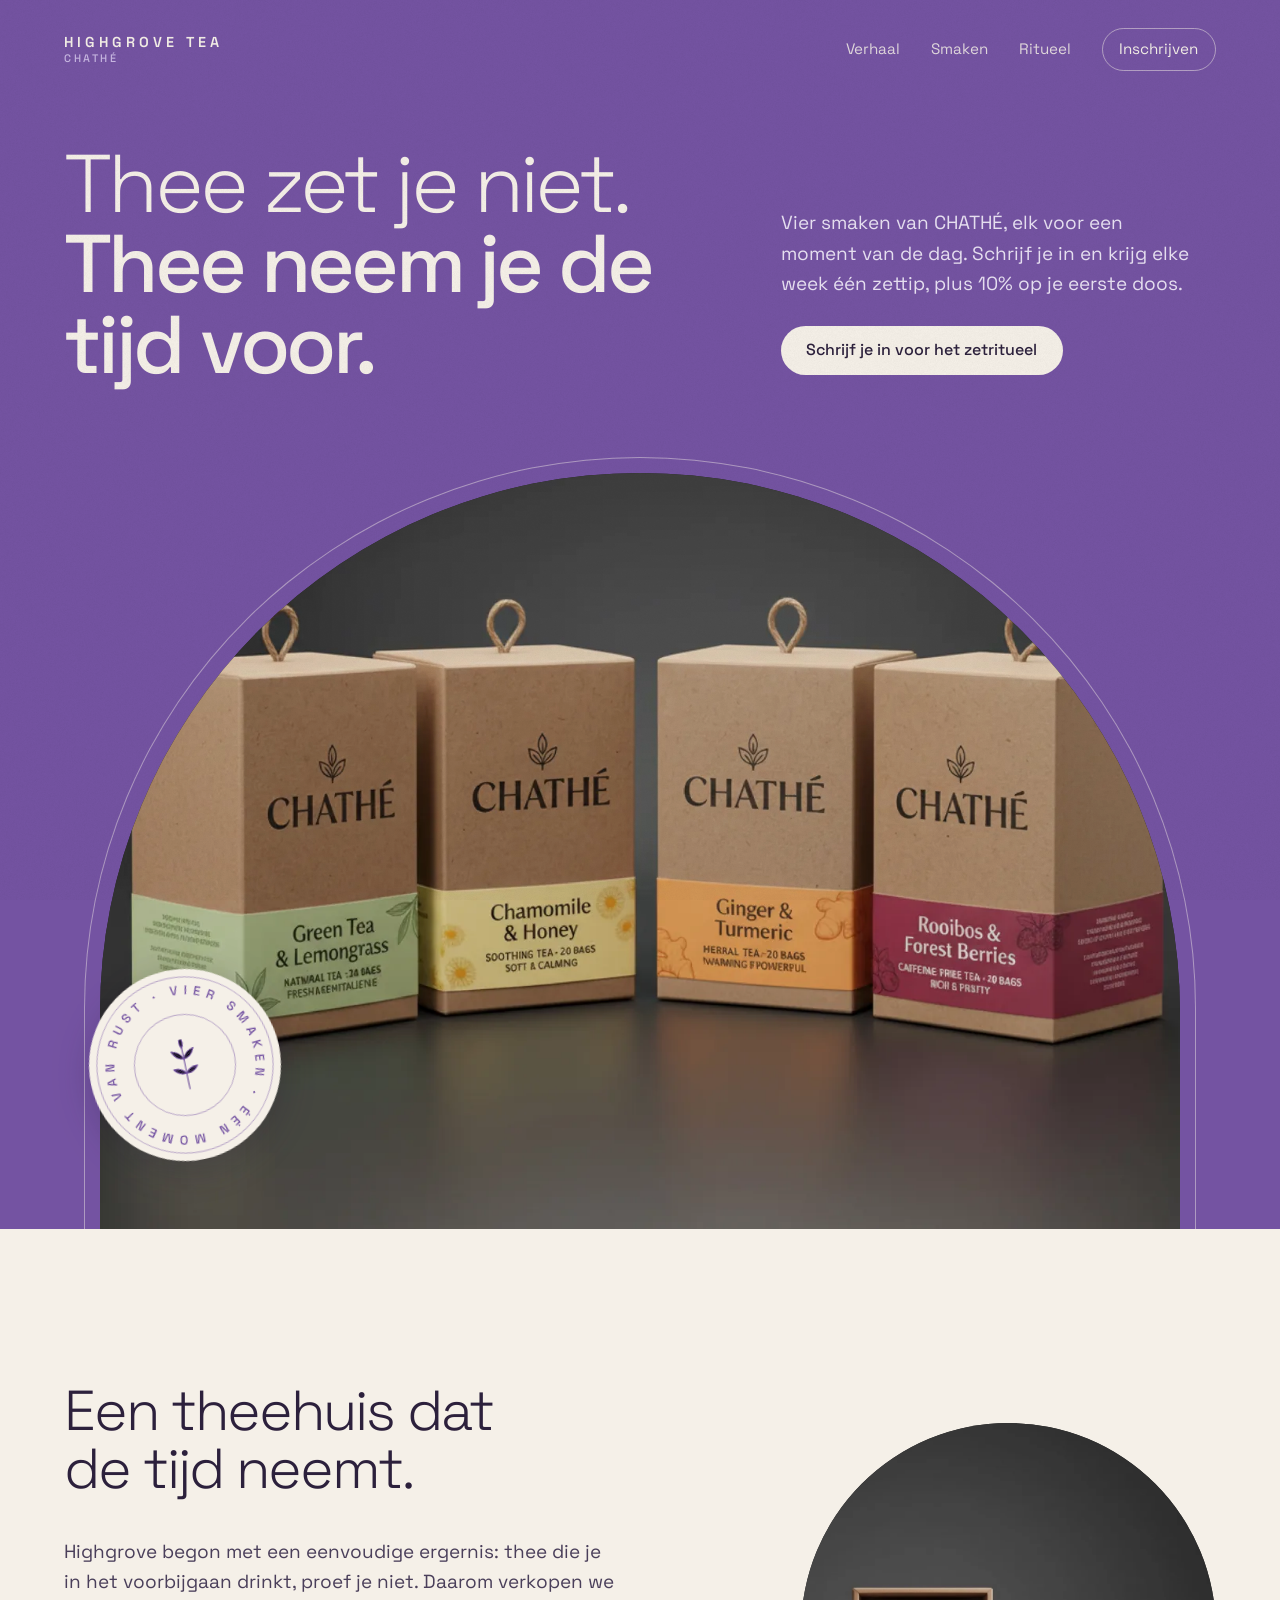
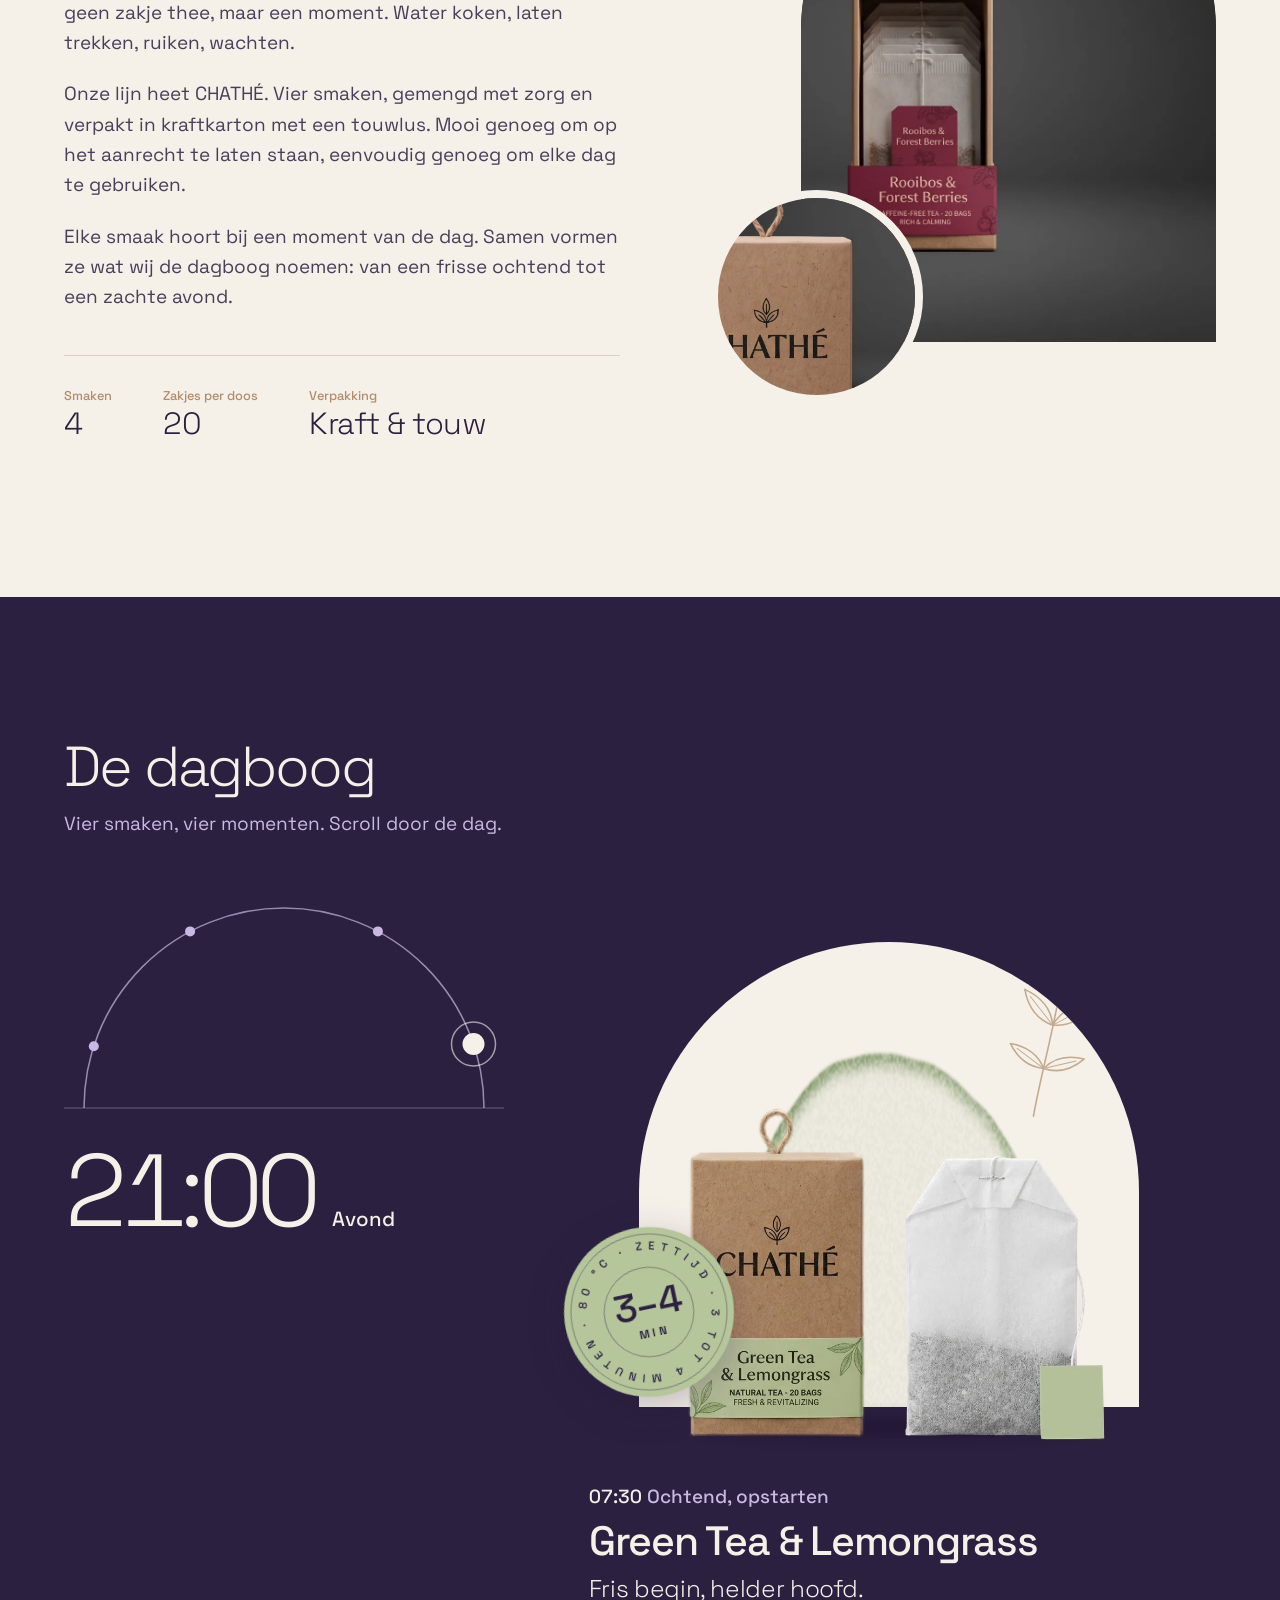
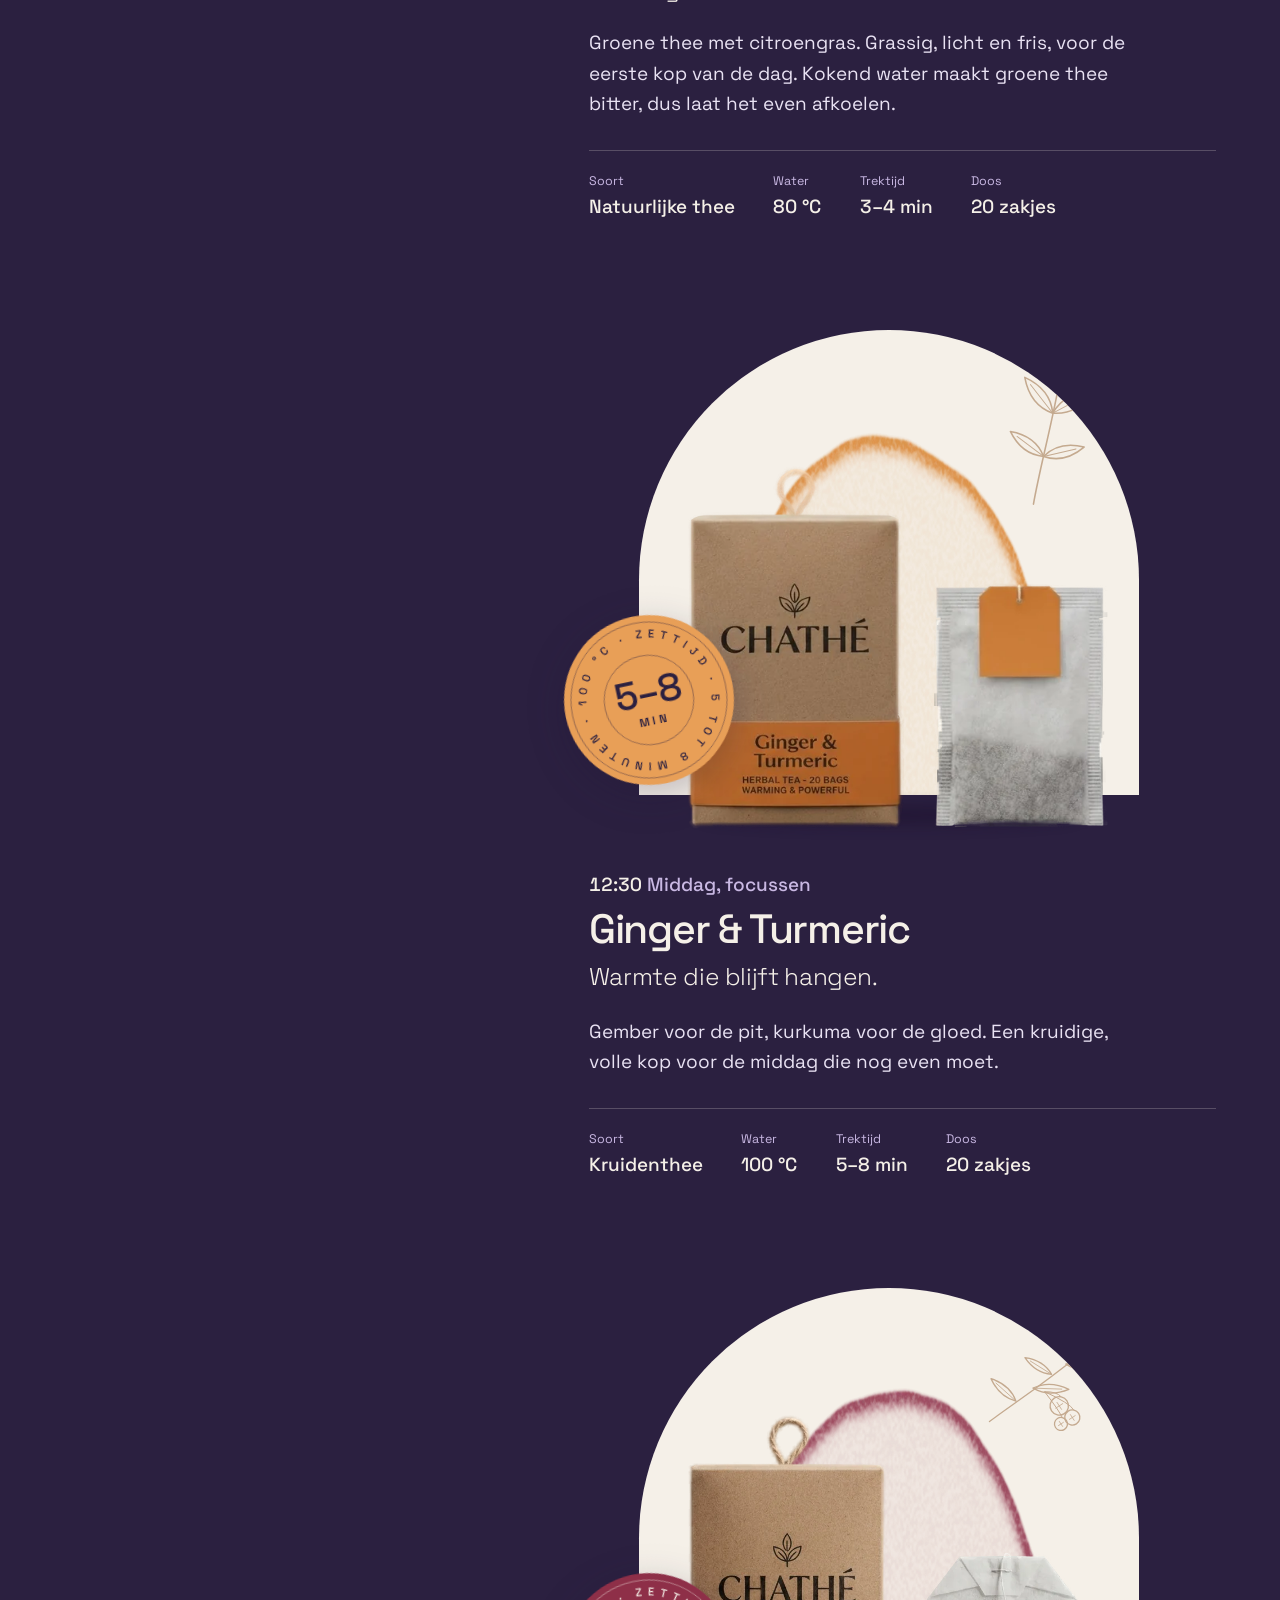
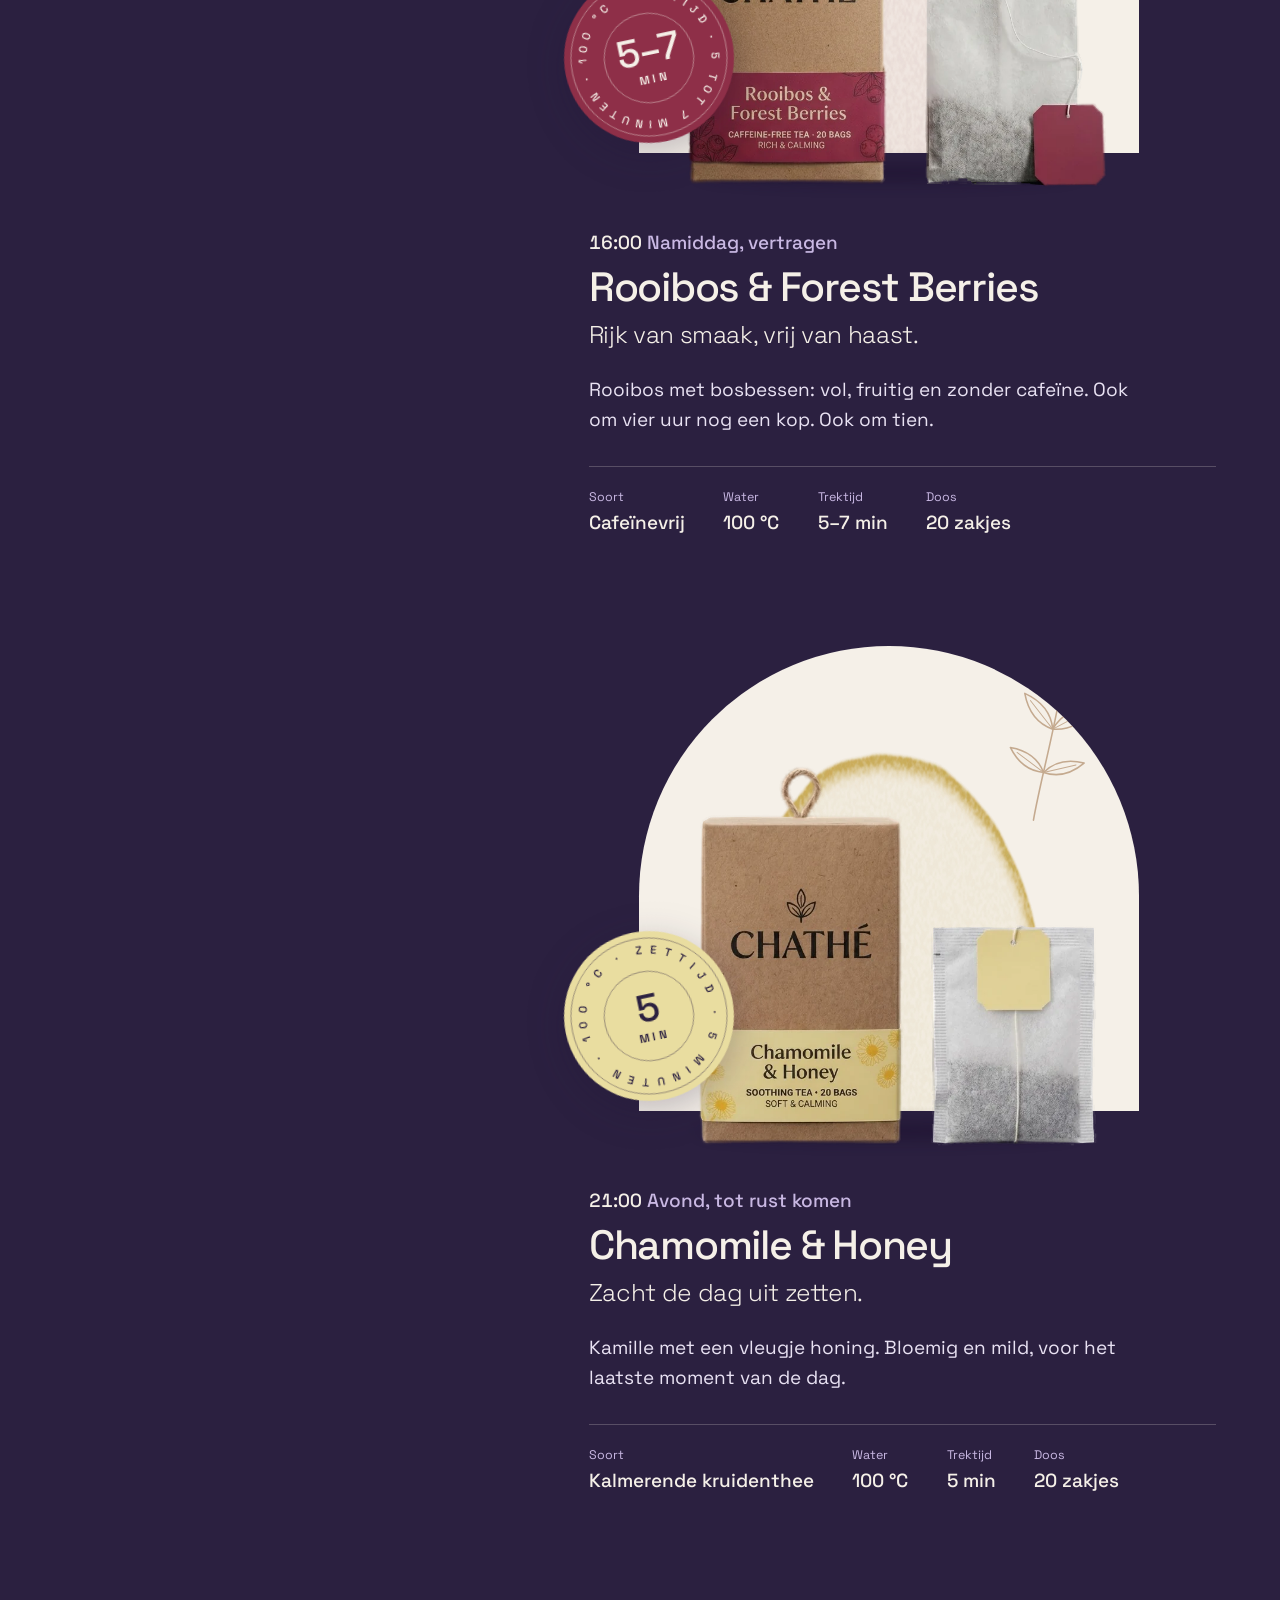
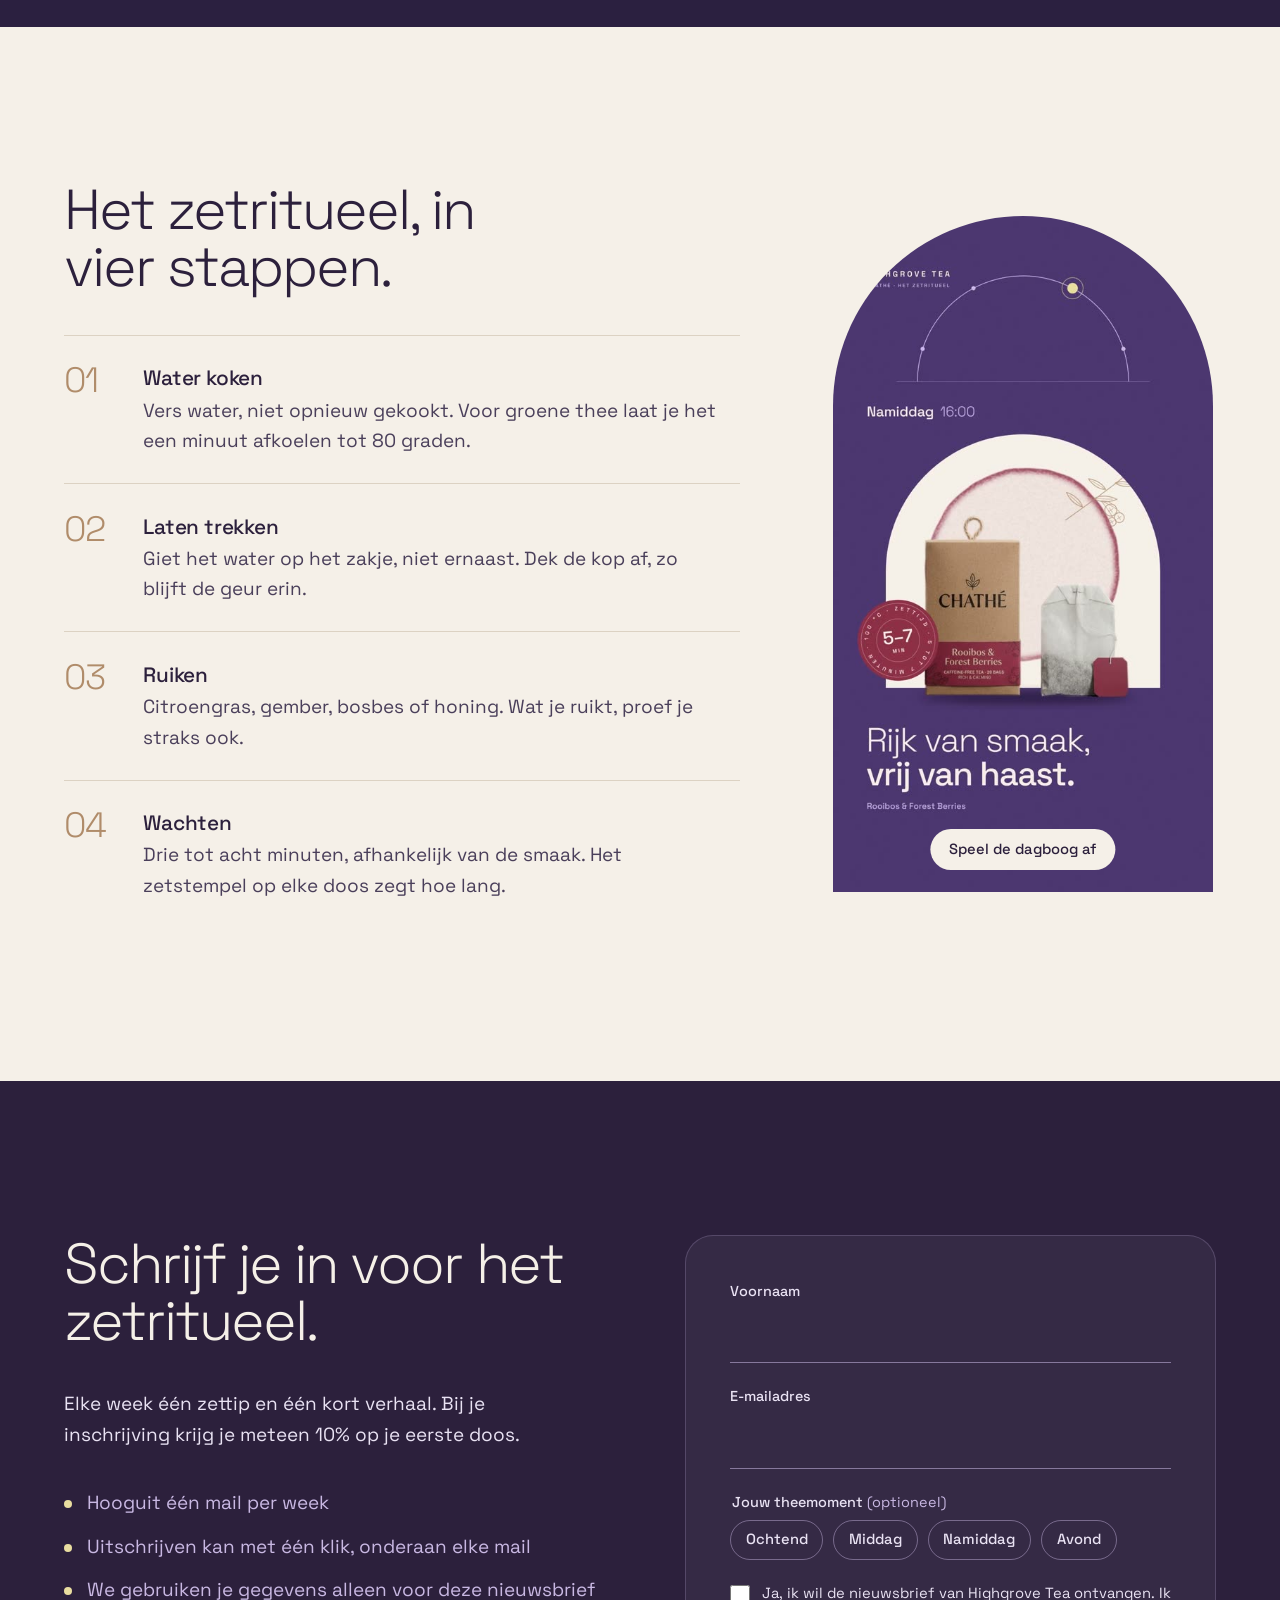
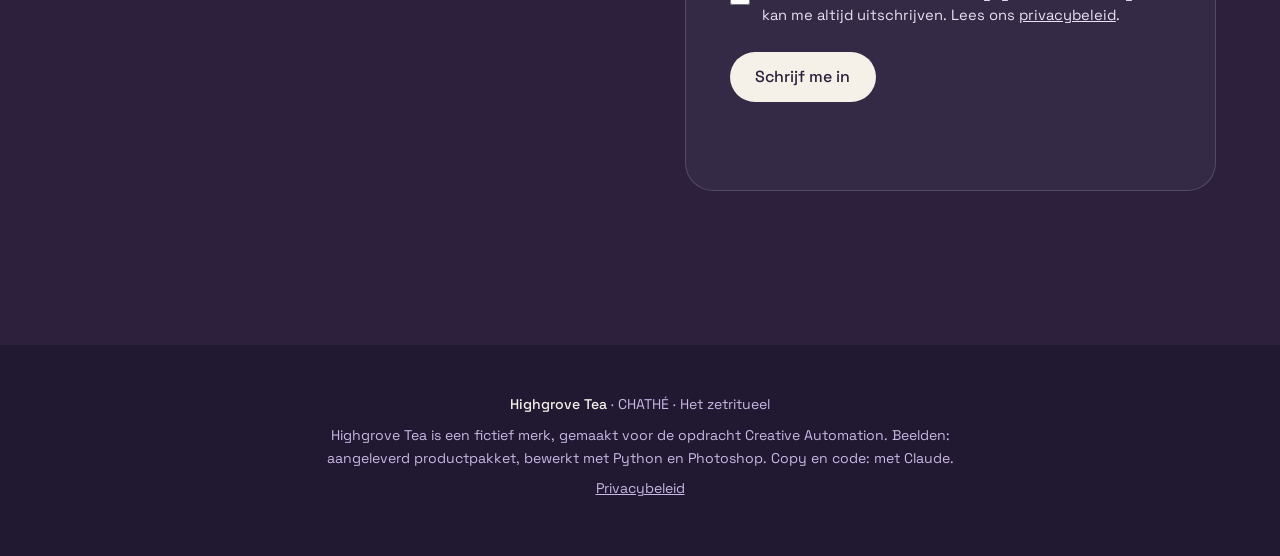
<file: index.html>
<!doctype html>
<html lang="nl">
<head>
<meta charset="utf-8">
<meta name="viewport" content="width=device-width, initial-scale=1">
<title>Het zetritueel — CHATHÉ by Highgrove Tea</title>
<meta name="description" content="Vier smaken, vier momenten van de dag. Schrijf je in voor het zetritueel van Highgrove Tea: elke week één zettip en een welkomstvoordeel.">
<meta property="og:title" content="Het zetritueel — CHATHÉ by Highgrove Tea">
<meta property="og:description" content="Vier smaken. Eén moment van rust.">
<meta property="og:image" content="https://siebemort.github.io/highgrove-tea/assets/img/og.jpg">
<meta name="theme-color" content="#7453A2">
<link rel="preload" href="assets/fonts/space-grotesk-latin-300-normal.woff2" as="font" type="font/woff2" crossorigin>
<link rel="preload" href="assets/fonts/space-grotesk-latin-500-normal.woff2" as="font" type="font/woff2" crossorigin>
<link rel="icon" href="data:image/svg+xml,%3Csvg xmlns='http://www.w3.org/2000/svg' viewBox='0 0 64 64'%3E%3Cpath d='M8 56V32a24 24 0 0 1 48 0v24z' fill='%237453A2'/%3E%3Ccircle cx='44' cy='22' r='6' fill='%23E9DDA0'/%3E%3C/svg%3E">
<link rel="stylesheet" href="assets/css/style.css">
</head>
<body>
<a class="skip" href="#inhoud">Naar de inhoud</a>

<header class="top">
  <a class="mark" href="#top" aria-label="Highgrove Tea, naar boven">Highgrove Tea<span>CHATHÉ</span></a>
  <nav aria-label="Hoofdmenu">
    <a href="#verhaal">Verhaal</a>
    <a href="#smaken">Smaken</a>
    <a href="#ritueel">Ritueel</a>
    <a class="nav-cta" href="#inschrijven">Inschrijven</a>
  </nav>
</header>

<main id="inhoud">

<!-- ============================================================ HERO -->
<section class="hero" id="top" aria-labelledby="hero-title">
  <div class="hero-text">
    <h1 id="hero-title"><span>Thee zet je niet.</span> Thee neem je de tijd voor.</h1>
    <div class="hero-side">
      <p>Vier smaken van CHATHÉ, elk voor een moment van de dag. Schrijf je in en krijg elke week één zettip, plus 10% op je eerste doos.</p>
      <a class="btn" href="#inschrijven">Schrijf je in voor het zetritueel</a>
    </div>
  </div>
  <figure class="hero-arch">
    <div class="window">
      <picture><source srcset="assets/img/hero-lineup.webp" type="image/webp"><img src="assets/img/hero-lineup.jpg" width="1600" height="961" alt="De vier CHATHÉ-dozen van kraftkarton naast elkaar: Green Tea & Lemongrass, Chamomile & Honey, Ginger & Turmeric en Rooibos & Forest Berries." fetchpriority="high"></picture>
    </div>
    <div class="stamp hero-stamp" aria-hidden="true"><svg viewBox="0 0 220 220" width="220" height="220"><circle cx="110.0" cy="110.0" r="110.0" fill="#F5F0E8"/><circle cx="110.0" cy="110.0" r="101.0" fill="none" stroke="#7453A2" opacity=".55"/><circle cx="110.0" cy="110.0" r="58.0" fill="none" stroke="#7453A2" opacity=".55"/><path d="M113.13178468961587 29.04921258739734 110.87068947976071 18.758211435810093 112.49219757060428 18.84814202753969 114.44594972658912 28.134582331175125 114.63416048713346 28.145020703429456 117.58836585611265 19.130781030118424 119.20987394695622 19.220711621848018 115.83912409129219 29.199364557517292Z M126.44239445897819 30.682531851707708 128.59864567720422 20.764211394901587 130.12890083339715 21.09689015428503 127.97264961517114 31.015210611091153Z M136.29728427504307 33.32915565340321 139.9427318279107 23.856394063492303 145.91057162955457 26.153026021798908 145.4002089721531 27.479212644386436 140.89388095866693 25.745021165665122 139.84711673277207 28.465056993625254 143.9745342826618 30.05343057023186 143.46417162526035 31.37961719281939 139.3367540753706 29.79124361621278 138.26915872060223 32.565409510400976 142.84314931687348 34.3256399002142 142.33278665947202 35.65182652280173Z M149.65195665205897 39.281279805745655 154.99605961830954 30.65208149500371 158.62032290882118 32.896604740828955Q159.42160560910435 33.39284287340937 159.86003846573448 34.04811438601094Q160.2984713223646 34.70338589861251 160.31682936374014 35.431084699502584Q160.33518740511568 36.15878350039266 159.89239030219778 36.87377421756842L159.80841154129956 37.00937590530865Q159.30453897591022 37.822986031750034 158.61466495597412 38.06943473151777Q157.92479093603802 38.3158834312855 157.24790583397603 38.16957277341492L157.12575490903316 38.36681159194617Q157.578928237427 38.68157489100189 157.68304986805583 39.14686136032503Q157.78717149868464 39.61214782964817 157.45125645509177 40.154554580609094L155.68006804342014 43.01451744931214L154.33637859217603 42.18236427313883L155.9930505117137 39.50731279680883Q156.1991801975548 39.17447229053735 156.14874715628284 38.870351412681096Q156.09831411501088 38.56623053482484 155.71616390410657 38.32956311774803L153.0904221324094 36.70342892944606L150.98331867714487 40.105798549110034ZM153.83859654768446 35.49534116594219 155.98356869921176 36.82373247469591Q156.69855941638752 37.26652957761382 157.31825282131342 37.14717235583258Q157.93794622623932 37.02781513405134 158.32730229949473 36.399116399982994L158.38837776196615 36.30049699071737Q158.77773383522157 35.671798256649026 158.61463567910158 35.067654551500766Q158.45153752298162 34.46351084635251 157.72421937964765 34.01307931062568L155.57924722812038 32.68468800187196Z M171.93429729995054 58.11255537199933Q171.19763943769252 57.235340777972624 170.9397391723129 56.29690393773397Q170.68183890693325 55.358467097495314 170.96530092119343 54.46717903436894Q171.24876293545358 53.575890971242565 172.1148735472774 52.8485578920511L172.39247310234916 52.61543831538716L173.3902248904708 53.803564411094214L173.11262533539903 54.036683987758146Q172.2909306523867 54.72671793468339 172.2950361573423 55.56586211617371Q172.29914166229793 56.40500629766403 172.98917560922317 57.226700980676384Q173.68853433921498 58.059499645891606 174.39265153513455 58.1877203030041Q175.0967687310541 58.31594096011659 175.6519678411976 57.84970180678873Q176.01839925389228 57.54198396559234 176.0837367849545 57.146291841542975Q176.14907431601677 56.75059971749362 175.98015625235624 56.26760851646696Q175.8112381886957 55.78461731544029 175.50444197186565 55.171261520376156L175.25936083822884 54.676491131270964Q174.81226408801544 53.78332779461378 174.61163090798829 53.014548273507636Q174.41099772796113 52.24576875240149 174.59228389107602 51.58229469332827Q174.77357005419088 50.918820634255056 175.45091296856592 50.350008867195065Q176.13935986514383 49.771872317068514 176.9123409656001 49.700253319327516Q177.68532206605636 49.62863432158652 178.45535592451932 50.004454566944105Q179.2253897829823 50.38027481230169 179.90609894684098 51.19086551311118Q180.58680811069968 52.00145621392066 180.845383581955 52.8730547672496Q181.10395905321027 53.744653320578536 180.86758176646606 54.56799910353455Q180.63120447972182 55.39134488649055 179.80950979670948 56.08137883341579L179.40976643740618 56.41707102381186L178.41201464928454 55.2289449281048L178.81175800858784 54.893252737708735Q179.31143720771698 54.47363749971366 179.449840222666 54.007119903096964Q179.58824323761505 53.540602306480274 179.42487716505596 53.05294871392033Q179.26151109249687 52.565295121360386 178.85122063756836 52.07671990443412Q178.2544345213087 51.36606504345046 177.62914919406987 51.21898042651236Q177.00386386683104 51.07189580957425 176.48197670329617 51.510160613702446Q176.12664927280434 51.80855367183228 176.04355177517715 52.17182344884118Q175.96045427754996 52.53509322585009 176.09584600090938 52.98943487180142Q176.2312377242688 53.44377651775276 176.53981314023517 54.03670354754747L176.78489427387194 54.53147393665266Q177.2524197893548 55.42641647244616 177.47636492704834 56.222955949059475Q177.7003100647419 57.019495425672794 177.53589426862385 57.72560621442118Q177.37147847250577 58.43171700316956 176.67192759372497 59.01917833636267Q175.97237671494418 59.606639669555776 175.15675888481275 59.69512903429357Q174.34114105468132 59.783618399031376 173.50604810844493 59.3866941825287Q172.67095516220857 58.98976996602603 171.93429729995054 58.11255537199933Z M179.18697578805524 67.54979781787767 188.16519448221956 62.81544579465864 189.53815656895307 65.4191292159663 182.5182058826921 71.6289014028073 182.62641964322282 71.83411783010249 191.71595849963384 69.54910981528188 193.08892058636735 72.15279323658955 184.11070189220302 76.88714525980858 183.40054908872017 75.54041245568393 191.40398975323237 71.32007579498581 191.29577599270166 71.11485936769063 182.2643046031476 73.3856399690845 181.03337307711064 71.05130310860177 188.008783016581 64.8814103885994 187.9005692560503 64.67619396130422 179.8971285915381 68.89653062200233Z M186.92610875197337 84.27703752423606 197.48189901317858 84.3653096118166 198.21657796087212 87.02054441194556 189.2036134898234 92.50826540463584 188.77440631511823 90.9570492845605 190.90239847526232 89.67619229942699 189.84291409806212 85.847064219241 187.35918265798222 85.84222856431208ZM191.34480784332857 85.8377139288943 192.19548873013161 88.91219632904362 196.94385269740908 86.06379736923108 196.88198499655067 85.84019864922023Z M190.4916566494199 100.31478994384233 200.61116807936665 99.52866754931487 200.7324555345223 101.08996359850666 196.52563006864443 101.41676590823164 196.54359858051936 101.64806902663042 201.04353539635673 105.09439883578558 201.2018829072544 107.13275756667485 195.85953130725113 102.95196701560171 191.09472482922166 108.07790085510146 190.93188519035527 105.9817163446125 194.9244767517279 101.77384860975481 194.90650823985297 101.54254549135604 190.61294410457558 101.8760859930341Z M190.84881484463978 115.78227215544672 200.93929706583705 116.87984609086158 200.24782548652567 123.23684989021585 198.83515797555805 123.08318953925777 199.35728957626256 118.28300299688821 196.45987968131877 117.96784248114766 195.98165103803086 122.36440973466932 194.56898352706327 122.21074938371125 195.04721217035114 117.81418213018958 192.09214237700053 117.49274976338951 191.56217096247164 122.36501117876762 190.14950345150402 122.21135082780954Z M188.52672315715375 130.21933153598874 198.22755336402372 133.20536457289225 197.34027497591526 136.08789697721932 187.82674976602095 136.0420812516906 187.7584975823203 136.2638145135619 196.46152811076936 138.9427127238125 196.00509163227125 140.4255539125769 186.30426142540128 137.43952087567337 187.19153981350976 134.5569884713463 196.71892335227102 134.60706995835633 196.78717553597167 134.385336696485 188.07028667865566 131.70217272475315Z M180.09715480616697 156.23602163781788Q180.37662549256066 155.81240343064707 180.8426477752801 155.71162622831963Q181.30867005799956 155.61084902599222 181.74439164251817 155.89830458914003Q182.18011322703674 156.18576015228783 182.26479461363937 156.64984924692703Q182.349476000242 157.11393834156627 182.0700053138483 157.53755654873711Q181.7905346274546 157.96117475590796 181.32451234473513 158.0619519582354Q180.85849006201568 158.1627291605628 180.43487185484483 157.8832584741691Q179.99915027032625 157.5958029110213 179.90841719504976 157.12772137800502Q179.81768411977325 156.65963984498873 180.09715480616697 156.23602163781788Z M165.2303117097501 169.32603308418948 171.86726973653563 177.00543984192063 167.029243479165 181.18672339879552 166.10006935541503 180.11160645271315 169.75327285587858 176.9543107056852 167.84751776533017 174.7492239081081 164.50149053517586 177.64104133406465 163.57231641142587 176.56592438798228 166.91834364158018 173.67410696202572 164.974663076593 171.42513784011874 161.2666066707171 174.62984043019517 160.3374325469671 173.5547234841128ZM170.67286672378464 179.14927115364537 171.11054907391537 181.18577880410584 169.77213818185365 182.34250577448847 169.63066152094967 180.05000117156627Z M153.67629509076517 178.2813794544816 158.82598467531935 187.02799006561173 153.31561999030737 190.27229450388086 152.5946634484698 189.04776901832264 156.75555106776454 186.59798811595616 155.27685448705685 184.08646135476022 151.4658312922073 186.33025467374455 150.7448747503697 185.10572918818633 154.55589794521924 182.861935869202 153.04777456688552 180.30042847594248 148.82441115751126 182.7869928753415 148.10345461567368 181.56246738978328ZM157.26594311636856 188.92242443616837 157.3307213384912 191.00442660522071 155.8063120605514 191.90194393281445 156.07890310485806 189.62131087978645Z M140.71278611559018 185.04660143257996 144.11543072069676 194.6092637026457 141.27395393187723 195.62033524244882 135.62571586999232 187.96483605583305 135.40714073239081 188.04261078966405 138.45979903525787 196.62168494052304 136.99807780254784 197.14180347301792 133.59543319744122 187.57914120295214 136.43690998626076 186.56806966314906 142.0900089690101 194.23722979586492 142.30858410661162 194.1594550620339 139.25106488288012 185.56671996507484Z M115.05322997097221 191.0143329964548 115.02506688982581 201.1642939245008 112.08157822069246 201.15612663096834 109.8883530677909 192.04400603921366 109.65635396086414 192.0433623116446 107.41259619379132 201.14317161364102 104.46910752465797 201.13500432010855 104.49727060580437 190.98504339206255 106.01976474501127 190.9892678542345 105.99465936981791 200.03723302437837 106.22665847674467 200.03787675194744 108.45575536774231 190.99602699370965 111.09474520903427 191.0033493948077 113.27363134964519 200.05742997685763 113.50563045657195 200.0580737044267 113.53073583176531 191.01010853428284Z M92.23544862286373 188.81989581274252Q94.06014053337978 189.2313197810493 94.90392617289122 190.49921423921776Q95.74771181240266 191.76710869738622 95.31077317939466 193.70495979615131L94.78772255302012 196.02472315525696Q94.35078392001212 197.96257425402206 93.04454498279148 198.74569008286778Q91.73830604557085 199.52880591171348 89.9136141350548 199.11738194340668Q88.08892222453876 198.7059579750999 87.23806413576176 197.4364688503876Q86.38720604698474 196.16697972567533 86.82414467999274 194.22912862691024L87.34719530636728 191.90936526780456Q87.78413393937528 189.97151416903947 89.09744532586149 189.18999300673758Q90.41075671234769 188.4084718444357 92.23544862286373 188.81989581274252ZM91.92608331336172 190.19195097026233Q90.75205673527775 189.92723632398742 89.9608536466258 190.4697439138031Q89.16965055797385 191.01225150361876 88.90174657861128 192.20042298023384L88.35318128753555 194.63334552758857Q88.08527730817298 195.82151700420368 88.56711508732292 196.65106457190782Q89.04895286647286 197.48061213961196 90.22297944455681 197.74532678588687Q91.36871622557852 198.0036627659865 92.1740642127616 197.46434450925847Q92.97941219994469 196.92502625253044 93.24731617930726 195.73685477591533L93.795881470383 193.30393222856063Q94.06378544974557 192.11576075194552 93.56780277206448 191.28302385115373Q93.07182009438341 190.45028695036194 91.92608331336172 190.19195097026233Z M80.21678975508725 185.5103812168057 75.88652662105768 194.69032245790657 73.22434366113843 193.434546149038 75.10273543011292 184.25235563629818 74.89290820174489 184.15337819323466 69.00157069023203 191.4426251073844 66.33938773031278 190.18684879851583 70.66965086434234 181.00690755741496 72.04664205050747 181.6564470275194 68.18652177102969 189.83970893387217 68.39634899939772 189.9386863769357 74.24982794837169 182.6957101796865 76.6366126710579 183.82157859453417 74.76985106107631 192.94512620999052 74.97967828944434 193.04410365305404 78.83979856892212 184.86084174670128Z M63.39348683494934 176.31589902624 57.25449061657226 184.398919837221 52.16218750565423 180.53135221964345 53.021646976227025 179.3997293061061 56.866855447736555 182.32013750713406 58.62962436187055 179.9991558171238 55.107736722800254 177.32430746483092 55.96719619337305 176.19268455129358 59.48908383244334 178.86753290358646 61.286932724968054 176.50036252322775 57.38398839052295 173.53610434921137 58.24344786109574 172.40448143567403Z M52.21588739943079 166.8881705500119 44.65904688540019 173.66435394817236 42.645552389946786 171.4188927668604 47.585868100176405 163.28854580727383 47.43098390821845 163.115818024096 40.651418418488134 169.1950225584457 39.61563038476932 168.03990550844387 47.17247089879992 161.2637221102834 49.18596539425332 163.50918329159535 44.23485419757509 171.64921051317927 44.38973838953305 171.8219382963571 51.180099365711975 165.73305350001007Z M40.849131774578744 152.1873264461073 33.353811066859855 156.66120714282243 34.95162560140098 159.3381073955792 33.73145711409791 160.06641355550957 29.73320492999035 153.3679375741927 30.953373417293424 152.6396314142623 32.55118795183455 155.31653166701906 40.04650865955344 150.8426509703039Z M31.313113828698253 129.26686281487213 22.04173654714827 134.2727413145122 21.681954350201664 132.68909590888623 30.072141161582884 128.25514887829095 30.030380728008726 128.07133289370935 20.551210302655193 127.7119246340617 20.19142810570859 126.12827922843573 30.712406053439192 126.6227405751216Z M29.170789322431276 116.7775886192074 18.93605072747506 114.19251107822075 18.850947418688058 111.43882583352892 28.90696906519157 108.24116436066274 28.95668731400924 109.84989626677218 26.5859330341674 110.59048346259154 26.708660963681286 114.56158744704186 29.120623161462095 115.15436363286275ZM25.247259312068486 114.21506549584197 25.14871863873617 111.02658784409354 19.860952151629224 112.66971369984186 19.86811874605339 112.90160298360539Z M29.488341371655086 100.34907038284113 19.477699047313294 98.6729020577327 19.97576049248837 95.69831119564256 29.411696723141578 94.48489929070422 29.4500091420012 94.25608460900497 20.469032885305992 92.75232216876483 20.72524718642971 91.22212398490116 30.7358895107715 92.8982923100096 30.237828065596425 95.87288317209972 20.787590917337013 97.08390055085935 20.74927849847739 97.31271523255859 29.7445556727788 98.81887219897746Z M36.833254728702705 75.07089410455667 27.87218180014705 70.30416860699475 29.874206509123056 66.54051797700137Q30.31683101961095 65.70841834792121 30.941941095356405 65.22795865325213Q31.56705117110186 64.74749895858304 32.291979762790845 64.68146033767206Q33.01690835447983 64.61542171676109 33.75939725427444 65.01037897227336L33.900214114580315 65.08528465866362Q34.74511527641556 65.53471877700517 35.03627317285091 66.20694656900974Q35.32743106928627 66.87917436101432 35.225823239952845 67.56419706065145L35.43064776403412 67.67315078631Q35.71501592798336 67.2003117573243 36.1724729283619 67.06590228851849Q36.629929928740445 66.93149281971266 37.19319736996395 67.2311155652737L40.163152969142395 68.8109445873228L39.42090571309346 70.20631165762646L36.64297310524121 68.72862675338226Q36.29733172085406 68.54476734133345 35.99717268682155 68.61503507424601Q35.69701365278904 68.68530280715856 35.48591580932558 69.08215032256602L34.03546933649603 71.80887679939795L37.56869237689797 73.68832856700809ZM32.78091912649824 71.14153522973929 33.965790893035056 68.91406853035545Q34.36074814854733 68.17157963056084 34.201010383589605 67.56104715071532Q34.04127261863187 66.95051467086982 33.38839444812282 66.60322467033316L33.28598218608218 66.54874780750389Q32.63310401557313 66.20145780696723 32.040956151908 66.40382265706927Q31.448808288242866 66.60618750717131 31.04704142487693 67.361477939721L29.862169658340108 69.58894463910484Z M47.477002954495134 58.82353957130008Q46.71479498032705 59.754910203279955 45.83175289090058 60.14708265361441Q44.948710801474114 60.53925510394887 44.016250562108745 60.385096007549464Q43.083790322743376 60.23093691115006 42.174862356594346 59.487095394190845L37.01304921550107 55.26281023615087L38.01402113338445 54.03968494837007L43.209498273223986 58.291519792223355Q44.03987690896508 58.971078708951524 44.86524259836371 58.87833320359668Q45.69060828776234 58.78558769824185 46.38853366169938 57.93276639666991Q47.086459035636416 57.07994509509798 47.014118091801436 56.25254130138836Q46.94177714796645 55.42513750767875 46.11139851222536 54.74557859095058L40.915921372385824 50.493743747097305L41.90771006166477 49.28183979223193L47.06952320275805 53.5061249502719Q47.978451168907085 54.24996646723111 48.31859316328641 55.12790153667512Q48.65873515766574 56.005836606119125 48.44438142886226 56.95461343917738Q48.230027700058784 57.903390272235626 47.477002954495134 58.82353957130008Z M58.6400733470638 47.62755394994107Q57.75663818055689 48.35674017895182 56.8160462872756 48.60666644866653Q55.87545439399431 48.85659271838125 54.98660423291109 48.56557636808055Q54.09775407182787 48.27456001777985 53.37779804824764 47.402307574899616L53.14704291248474 47.12273948423287L54.343594340538395 46.135107503167674L54.57434947630129 46.41467559383442Q55.25738467815947 47.24219714220797 56.09653348047535 47.2452137747368Q56.935682282791234 47.248230407265616 57.763203831164795 46.56519520540745Q58.601908103165016 45.87292979811876 58.73610012991722 45.16992619751906Q58.870292156669414 44.46692259691937 58.40878188514362 43.90778641558588Q58.104185105936594 43.53875653590578 57.709061766615704 43.47006303749501Q57.31393842729482 43.40136953908423 56.82953097973328 43.56618227295788Q56.34512353217173 43.730995006831535 55.72918598560925 44.032574496741894L55.23235336254783 44.27344758503095Q54.33542759267271 44.7129477708488 53.564972945535445 44.907048934432595Q52.794518298398174 45.1011500980164 52.13260674868798 44.91423942320021Q51.47069519897777 44.72732874838402 50.907652667716306 44.045182607157166Q50.33537993102432 43.351853742303646 50.270323962695045 42.57829263709945Q50.20526799436578 41.80473153189525 50.58761013987356 41.03791507160732Q50.96995228538134 40.271098611319395 51.786291110128225 39.59729361489174Q52.60262993487511 38.923488618464084 53.47639167917151 38.67231989687616Q54.350153423467916 38.421151175288244 55.17146336924329 38.66450785378804Q55.99277331501867 38.907864532287824 56.675808516876835 39.735386080661385L57.00809591237541 40.13796413122149L55.81154448432176 41.125596112286686L55.47925708882318 40.72301806172658Q55.06389784444997 40.21979549852644 54.598571705302135 40.07743803744423Q54.13324556615431 39.935080576362026 53.6442230158775 40.09430194842234Q53.1552004656007 40.253523320482664 52.663160626027235 40.65965235942536Q51.94746631392037 41.250385506978375 51.795080069082275 41.87439997586843Q51.64269382424417 42.49841444475849 52.076513479478415 43.02400245521196Q52.37188005325492 43.381849611265395 52.73443148079387 43.468027261439126Q53.096982908332826 43.55420491161286 53.552457287729624 43.42267415584409Q54.00793166712642 43.29114340007532 54.60345628463171 42.987611391968805L55.100288907693134 42.74673830367974Q55.99916719576441 42.28682518880471 56.79757865196835 42.06964851164462Q57.595990108172295 41.85247183448453 58.30068003419302 42.022874616635846Q59.00536996021374 42.19327739878716 59.58687290233624 42.89778898726735Q60.16837584445874 43.602300575747535 60.24993970545289 44.41864005726226Q60.33150356644704 45.23497953877698 59.92750604000887 46.066673629853646Q59.523508513570704 46.89836772093031 58.6400733470638 47.62755394994107Z M70.31179154968156 39.385134716519694 66.10872917051152 31.734663643650684 63.3764180730583 33.235757350497124 62.69219861598411 31.99033182700682 69.5293305714717 28.234106644293398 70.2135500285459 29.479532167783702 67.48123893109268 30.980625874630142 71.68430131026271 38.63109694749915Z M91.26868794821155 28.143303526033836Q90.77396534390594 28.25646621771744 90.36743039790866 28.007343456447032Q89.9608954519114 27.758220695176625 89.8444995404654 27.24936315931943Q89.72810362901942 26.740505623462234 89.98752707582801 26.346488999135353Q90.2469505226366 25.952472374808472 90.7416731269422 25.839309683124867Q91.23639573124781 25.726146991441265 91.64293067724509 25.97526975271167Q92.04946562324236 26.224392513982078 92.16262831492597 26.719115118287686Q92.27902422637196 27.22797265414488 92.02121738944456 27.629056744247556Q91.76341055251716 28.03014083435023 91.26868794821155 28.143303526033836Z" fill="#7453A2"/></svg><span class="stamp-mid"><svg viewBox="0 0 200 240" width="44" height="54"><path d="M100 235 C 98 180, 102 120, 100 40" stroke="#7453A2" stroke-width="5" stroke-linecap="round"/><path d="M100.0 40.0 Q116.0 16.6 100.0 -12.0 Q84.0 16.6 100.0 40.0 Z" stroke="#7453A2" stroke-width="5" stroke-linejoin="round"/><path d="M100.0 40.0 L100.0 -1.6" stroke="#7453A2" stroke-width="3.0" stroke-linecap="round"/><path d="M100.0 92.0 Q88.7 56.4 46.4 47.0 Q63.0 87.1 100.0 92.0 Z" stroke="#7453A2" stroke-width="5" stroke-linejoin="round"/><path d="M100.0 92.0 L57.1 56.0" stroke="#7453A2" stroke-width="3.0" stroke-linecap="round"/><path d="M100.0 92.0 Q137.0 87.1 153.6 47.0 Q111.3 56.4 100.0 92.0 Z" stroke="#7453A2" stroke-width="5" stroke-linejoin="round"/><path d="M100.0 92.0 L142.9 56.0" stroke="#7453A2" stroke-width="3.0" stroke-linecap="round"/><path d="M100.0 160.0 Q81.5 131.5 42.0 133.0 Q66.3 164.1 100.0 160.0 Z" stroke="#7453A2" stroke-width="5" stroke-linejoin="round"/><path d="M100.0 160.0 L53.6 138.4" stroke="#7453A2" stroke-width="3.0" stroke-linecap="round"/><path d="M100.0 160.0 Q133.7 164.1 158.0 133.0 Q118.5 131.5 100.0 160.0 Z" stroke="#7453A2" stroke-width="5" stroke-linejoin="round"/><path d="M100.0 160.0 L146.4 138.4" stroke="#7453A2" stroke-width="3.0" stroke-linecap="round"/></svg></span></div>
  </figure>
</section>

<!-- ============================================================ VERHAAL -->
<section class="story" id="verhaal" aria-labelledby="story-title">
  <div class="story-inner">
    <div class="story-copy">
      <h2 id="story-title">Een theehuis dat de tijd neemt.</h2>
      <p>Highgrove begon met een eenvoudige ergernis: thee die je in het voorbijgaan drinkt, proef je niet. Daarom verkopen we geen zakje thee, maar een moment. Water koken, laten trekken, ruiken, wachten.</p>
      <p>Onze lijn heet CHATHÉ. Vier smaken, gemengd met zorg en verpakt in kraftkarton met een touwlus. Mooi genoeg om op het aanrecht te laten staan, eenvoudig genoeg om elke dag te gebruiken.</p>
      <p>Elke smaak hoort bij een moment van de dag. Samen vormen ze wat wij de dagboog noemen: van een frisse ochtend tot een zachte avond.</p>
      <dl class="facts">
        <div><dt>Smaken</dt><dd>4</dd></div>
        <div><dt>Zakjes per doos</dt><dd>20</dd></div>
        <div><dt>Verpakking</dt><dd>Kraft &amp; touw</dd></div>
      </dl>
    </div>
    <div class="story-media">
      <figure class="arch-sm">
        <picture><source srcset="assets/img/open-doos.webp" type="image/webp"><img src="assets/img/open-doos.jpg" loading="lazy" width="900" height="1132" alt="Een open doos Rooibos & Forest Berries met de theezakjes rechtop erin."></picture>
      </figure>
      <figure class="round-sm">
        <picture><source srcset="assets/img/detail-logo-touw.webp" type="image/webp"><img src="assets/img/detail-logo-touw.jpg" loading="lazy" width="637" height="773" alt="Close-up van het CHATHÉ-logo met theeblad en de touwlus op het kraftkarton."></picture>
      </figure>
    </div>
  </div>
</section>

<!-- ============================================================ SMAKEN / DAGBOOG -->
<section class="day" id="smaken" aria-labelledby="day-title">
  <div class="day-intro">
    <h2 id="day-title">De dagboog</h2>
    <p>Vier smaken, vier momenten. Scroll door de dag.</p>
  </div>
  <div class="day-grid">
    <div class="day-sticky" aria-hidden="true">
      <svg class="arc" viewBox="0 0 440 240">
        <path d="M20 220A200 200 0 0 1 420 220" fill="none" stroke="currentColor" stroke-width="1.5" opacity=".7"/>
        <line x1="0" y1="220" x2="440" y2="220" stroke="currentColor" stroke-width="1" opacity=".4"/>
        <circle cx="29.8" cy="158.2" r="5" fill="currentColor"/><circle cx="126.1" cy="43.4" r="5" fill="currentColor"/><circle cx="313.9" cy="43.4" r="5" fill="currentColor"/><circle cx="410.2" cy="158.2" r="5" fill="currentColor"/>
        <circle class="sun-halo" r="22" fill="none" stroke="var(--sun)" stroke-width="1.5" opacity=".6" cx="30" cy="158"/>
        <circle class="sun" r="11" fill="var(--sun)" cx="30" cy="158"/>
      </svg>
      <p class="clock"><span class="clock-time">07:30</span><span class="clock-moment">Ochtend</span></p>
    </div>
    <ol class="moments">
      <li class="moment" data-i="0" data-time="07:30" data-moment="Ochtend" data-bg="#7453A2" data-sun="#E9DDA0" style="--acc:#B5C69B;--acc-ink:#2B2040">
        <div class="m-media">
          <div class="m-arch"><img class="m-ring" src="assets/img/ring-groen.webp" alt="" loading="lazy" width="700" height="700"><svg class="m-sprig" viewBox="0 0 200 240" fill="none" aria-hidden="true"><path d="M100 235 C 98 180, 102 120, 100 40" stroke="#B08C6A" stroke-width="2.4" stroke-linecap="round"/><path d="M100.0 40.0 Q116.0 16.6 100.0 -12.0 Q84.0 16.6 100.0 40.0 Z" stroke="#B08C6A" stroke-width="2.4" stroke-linejoin="round"/><path d="M100.0 40.0 L100.0 -1.6" stroke="#B08C6A" stroke-width="1.44" stroke-linecap="round"/><path d="M100.0 92.0 Q88.7 56.4 46.4 47.0 Q63.0 87.1 100.0 92.0 Z" stroke="#B08C6A" stroke-width="2.4" stroke-linejoin="round"/><path d="M100.0 92.0 L57.1 56.0" stroke="#B08C6A" stroke-width="1.44" stroke-linecap="round"/><path d="M100.0 92.0 Q137.0 87.1 153.6 47.0 Q111.3 56.4 100.0 92.0 Z" stroke="#B08C6A" stroke-width="2.4" stroke-linejoin="round"/><path d="M100.0 92.0 L142.9 56.0" stroke="#B08C6A" stroke-width="1.44" stroke-linecap="round"/><path d="M100.0 160.0 Q81.5 131.5 42.0 133.0 Q66.3 164.1 100.0 160.0 Z" stroke="#B08C6A" stroke-width="2.4" stroke-linejoin="round"/><path d="M100.0 160.0 L53.6 138.4" stroke="#B08C6A" stroke-width="1.44" stroke-linecap="round"/><path d="M100.0 160.0 Q133.7 164.1 158.0 133.0 Q118.5 131.5 100.0 160.0 Z" stroke="#B08C6A" stroke-width="2.4" stroke-linejoin="round"/><path d="M100.0 160.0 L146.4 138.4" stroke="#B08C6A" stroke-width="1.44" stroke-linecap="round"/></svg></div>
          <img class="m-shadow" src="assets/img/shadow.png" alt="" loading="lazy">
          <img class="m-prod" src="assets/img/groen-duo.webp" loading="lazy" width="778" height="620" alt="Doos Green Tea &amp; Lemongrass met een los theezakje.">
          <div class="stamp m-stamp" aria-hidden="true"><svg viewBox="0 0 220 220" width="220" height="220"><circle cx="110.0" cy="110.0" r="110.0" fill="#B5C69B"/><circle cx="110.0" cy="110.0" r="101.0" fill="none" stroke="#2B2040" opacity=".55"/><circle cx="110.0" cy="110.0" r="58.0" fill="none" stroke="#2B2040" opacity=".55"/><path d="M110.69879022990158 28.92797890284779 110.80358310656696 26.900685521760536 116.46855429130176 20.674321596794016 116.4790335789683 20.471592258685288 111.30943545719579 20.20437042318854 111.38204195031396 18.79974572343523 118.1589941099485 19.150053339716678 118.0542012332831 21.177346720803932 112.38923004854831 27.403710645770456 112.37875076088177 27.60643998387918 117.76555888777077 27.88488962759008 117.6929523946526 29.28951432734339Z M126.75044239344965 30.694336818319048 129.21340891883818 20.847698006276865 135.41679137042476 22.39936691727164 135.07197605687037 23.777896350957544 130.38778930771315 22.606227989594142 129.68056606256587 25.433619991337686 133.9708872592414 26.506769691685545 133.626071945687 27.88529912537145 129.33575074901148 26.81214942502359 128.6144534094334 29.695807934264515 133.36897329296235 30.88506891366641 133.02415797940796 32.263598347352314Z M143.7592974531776 36.366292199374634 147.47374226360725 28.46703016104016 144.65257724991636 27.14044272874385 145.25725431207934 25.854516350410332 152.3167276951756 29.174070018202958 151.71205063301264 30.459996396536475 148.89088561932175 29.133408964240168 145.17644080889207 37.032671002574645Z M157.52106952848567 44.399992074170974 162.71005089946846 37.3807390276144 160.20317481141254 35.527531395120555 161.04789270901438 34.38486229451832 167.320912873545 39.02219116094479 166.47619497594314 40.16486026154703 163.96931888788723 38.31165262905318 158.78033751690447 45.33090567560974Z M167.77246078770213 53.220110395198716 175.07994498707245 46.17573855124037 176.16679092871172 47.30317897057179 168.8593067293414 54.34755081453014Z M176.45106825424858 64.03606608579724Q175.59307152193347 62.77835075340419 175.78717199375686 61.55767304436796Q175.98127246558025 60.336995335331736 177.26294428049508 59.46265580811538L177.98163875614827 58.97237196107817L178.86414968081525 60.26602201725389L178.14545520516208 60.75630586429109Q177.47467369455245 61.21390412152582 177.32263023455667 61.85298229457863Q177.1705867745609 62.49206046763144 177.64452782669684 63.186798460762844Q178.10212608393158 63.85757997137247 178.71803577670758 63.911336369545936Q179.33394546948358 63.9650927677194 180.01670522135407 63.49932311303405L184.7121757956215 60.296135312390945L183.71526530664585 58.83478987856282L184.8891329502127 58.03399292840205L187.4059233650037 61.72329123675502L186.23205572143686 62.52408818691579L185.59468672028848 61.589785368566666L180.89921614602108 64.79297316920977Q179.59358784858446 65.68365549132737 178.44315502012347 65.47674021349795Q177.29272219166245 65.26982493566854 176.45106825424858 64.03606608579724Z M183.222581485216 75.12033413715952 184.50820186935303 74.58662613844541 185.03079095142726 75.84546276457957 191.83386548415226 73.02125793805074 191.31127640207802 71.76242131191658 192.596896786215 71.22871331320248 194.15354511579784 74.97843943360208Q194.93186928058924 76.85330249380188 194.39522551632336 78.24571902012383Q193.85858175205746 79.6381355464458 191.94354305485336 80.43313808619703L190.18920690566642 81.16142712610899Q188.27416820846233 81.95642966586021 186.9158610940263 81.35067649180957Q185.55755397959024 80.74492331775892 184.77922981479884 78.87006025755912ZM185.66355566630344 77.29405865909524 186.09719341525863 78.33862522120656Q186.60310412237305 79.55728621033643 187.46374672251602 79.89079380368204Q188.32438932265896 80.22430139702766 189.54305031178882 79.71839068991325L191.39112961398575 78.95118544176171Q192.62318248211707 78.43971527632736 192.981200871104 77.60029697586734Q193.3392192600909 76.7608786754073 192.8333085529765 75.54221768627743L192.39967080402127 74.49765112416611Z M193.65727750569832 102.73083710823025Q193.61338891625505 102.225238411914 193.9161714352081 101.85692392846752Q194.21895395416115 101.48860944502105 194.738998327515 101.4434668958794Q195.25904270086883 101.39832434673775 195.6135384871269 101.70958366390798Q195.96803427338494 102.02084298107822 196.01192286282821 102.52644167739446Q196.05581145227148 103.0320403737107 195.75302893331843 103.40035485715717Q195.4502464143654 103.76866934060365 194.94464771804917 103.81255793004692Q194.4246033446953 103.85770047918857 194.06288471991843 103.54706814186753Q193.7011660951416 103.23643580454649 193.65727750569832 102.73083710823025Z M188.9331592884314 127.25432652980439Q189.1713938659197 126.1635394121279 189.7536810600007 125.40020617977832Q190.33596825408173 124.63687294742874 191.19041728762343 124.32628936515233Q192.04486632116513 124.01570578287593 193.0789891729883 124.24156453815701L193.33397836932826 124.29725573808933L193.0091130363897 125.7846927167391L192.7824559729764 125.73518942791037Q191.84749558639655 125.53098836149184 191.1675149610552 126.02809496390259Q190.48753433571383 126.52520156631336 190.26476953598453 127.5451583516732Q190.04200473625522 128.56511513703302 190.4282249068633 129.2431401954309Q190.8144450774714 129.9211652538288 191.5935787329546 130.09133280917757L191.7210733311246 130.11917840914373Q192.27354992319448 130.23984267566377 192.67232067379854 130.0449423461036Q193.07109142440262 129.8500420165434 193.3330077663884 129.43230837856245Q193.59492410837416 129.0145747405815 193.718682330446 128.44793208204828L194.11161468552407 126.64884164120524L195.8257087275871 127.02321026297253L197.11867529902835 130.95668616796235L197.31700022951497 131.0000015456875L198.4803275169902 125.67356055547502L199.81193776454333 125.96439237734383L198.29589954416338 132.90576494437605L196.28431810637036 132.46642325602102L195.02814835617605 128.70424385988682L194.82982342568943 128.6609284821617L194.6967833369622 129.27006934008492Q194.532803692717 130.02087086264146 194.104066452516 130.62479687538212Q193.67532921231498 131.22872288812275 193.00324879854043 131.51976967116738Q192.33116838476587 131.81081645421202 191.438706197576 131.6158972544489L191.26871340001605 131.57876978782733Q190.31958694697286 131.37147476585702 189.71737323469546 130.76500983921653Q189.11515952241803 130.15854491257605 188.9050421166806 129.25182928002846Q188.69492471094313 128.34511364748087 188.9331592884314 127.25432652980439Z M179.4175787380479 151.74701008631538 186.85420997651485 156.31778210240387 188.48662855368931 153.66184237437997 189.69724294134673 154.40592153978972 185.6124001761381 161.05194746386815 184.40178578848068 160.3078682984584 186.0342043656551 157.65192857043448 178.59757312718818 153.08115655434602Z M168.80537491210208 165.40833098920788Q170.08823383370552 164.04706568175953 171.60907889441768 163.96606652245856Q173.1299239551298 163.88506736315756 174.57560881652844 165.247483427186L176.3062096725093 166.8784048468989Q177.75189453390797 168.24082091092734 177.76115388854475 169.76379327668178Q177.77041324318154 171.28676564243625 176.4875543215781 172.64803094988463Q175.20469539997467 174.00929625733298 173.67887801786097 174.09557163875587Q172.15306063574727 174.18184702017874 170.7073757743486 172.81943095615028L168.97677491836774 171.18850953643738Q167.5310900569691 169.82609347240893 167.52680302373386 168.2978448845326Q167.52251599049865 166.76959629665626 168.80537491210208 165.40833098920788ZM169.8289620037493 166.37296134111125Q169.00355665108972 167.24881421334547 169.0678412707726 168.2059893802675Q169.13212589045548 169.16316454718952 170.0185312069335 169.99851454265223L171.83355161686464 171.70899310479012Q172.71995693334264 172.54434310025283 173.679259405307 172.55179828523416Q174.63856187727131 172.55925347021548 175.4639672299309 171.68340059798126Q176.2694832969842 170.8286526142346 176.21514332010446 169.8609250030688Q176.1608033432247 168.89319739190296 175.2743980267467 168.05784739644028L173.45937761681554 166.34736883430236Q172.57297230033754 165.51201883883965 171.60372518557006 165.5151160981021Q170.6344780708026 165.5182133573646 169.8289620037493 166.37296134111125Z M157.07014263302133 175.9243108534858 162.07353385587183 183.07703881357924 164.62807955590523 181.29011337684693 165.44258510381113 182.45451095174585 159.0502800497741 186.92598018412718 158.2357745018682 185.76158260922827 160.79032020190158 183.97465717249594 155.78692897905108 176.8219292124025Z M130.82490026537215 188.28343199513742 131.3823032814112 190.2806060305461 136.32635648794738 188.90074122161028 136.80190311701563 190.60462396510582 134.75454416937546 197.7245869979816 132.08699003816528 198.46909032709667 130.27835367843022 191.98874940101535 128.63033594291815 192.44870433732729 128.26782908633334 191.14984290171185 129.91584682184538 190.68988796539992 129.35844380580636 188.69271392999124ZM135.26430564095398 190.59719082251232 131.74481013799604 191.57946746616153 133.29618356725155 197.13803576051575 133.51964359918537 197.0756689894904 135.31887656560116 190.7927183504544Z M107.8422364286669 191.1430917599904 106.91324701135564 201.25048898492045 103.98210181612592 200.9810820539002 102.60634978563617 191.7102522851792 102.37532356335205 191.68901824135494 99.3326990926581 200.55374692193703 96.40155389742839 200.28433999091675 97.33054331473964 190.1769427659867 98.84665289847915 190.31629117858338 98.01852518933312 199.3263138476639 98.24955141161723 199.34754789148815 101.27242823246236 190.5392486387381 103.90035151094418 190.78078588723903 105.26697291349724 199.99253197264997 105.49799913578136 200.01376601647422 106.32612684492739 191.00374334739374Z M88.0246881908565 187.96601028583495 85.17681628514171 197.70829572656396 83.67372081714352 197.26890977539654 86.5215927228583 187.52662433466753Z M77.52795797128336 184.30231560353792 73.03451769603585 193.40349654299757 70.33016678831069 192.06830286120976 71.89110409453656 182.68359531509876 71.68307710163462 182.5808881088074 67.65181925469828 190.74594758020834 66.2606387396666 190.05909313813478 70.7540790149141 180.95791219867513 73.45842992263925 182.29310588046297 71.89107341602019 191.69081511363032 72.09910040892213 191.7935223199217 76.13677745625166 183.6154611614644Z M59.82233607929658 173.32738195301806Q60.765686974987254 174.07471142359955 61.17182545903725 174.95141781360337Q61.577963943087255 175.82812420360722 61.438624051787166 176.76291376264845Q61.299284160487076 177.69770332168966 60.569962628955736 178.61832287049623L56.42813664741976 183.8465326538421L55.18927824223563 182.8650999756086L59.358116132346844 177.60279317193653Q60.02440987720263 176.76173333722437 59.91857604708145 175.9379436490139Q59.812742216960274 175.11415396080346 58.948951035364 174.42985227689752Q58.08515985376773 173.74555059299158 57.25900846164029 173.8310147801456Q56.432857069512856 173.91647896729967 55.76656332465707 174.75753880201182L51.59772543454585 180.01984560568386L50.370232702803776 179.04741689697542L54.512058684339756 173.81920711362955Q55.24138021587109 172.89858756482298 56.11380604418381 172.5445540401493Q56.98623187249653 172.19052051547564 57.938291364772255 172.38978848371863Q58.89035085704798 172.58905645196165 59.82233607929658 173.32738195301806Z M48.36976199382324 162.5673553862281 41.67401732179316 168.1675736218847 43.6740952630991 170.5589110047526 42.58409031648955 171.47057443846413 37.579244119175165 165.48666973156682 38.66924906578471 164.57500629785528 40.669327007090644 166.96634368072318 47.365071679120724 161.36612544506656Z M40.43827527484838 151.60687426765836 31.541018093076485 156.49167873062393 28.46359128140817 150.88640670610764 29.709207286856238 150.20253408129247 32.032978552809865 154.43508642633537 34.587762400718645 153.03244971625526 32.459383313283645 149.15578765848323 33.70499931873171 148.47191503366804 35.833378406166716 152.3485770914401 38.43900372368563 150.91802721300016 36.08034099728225 146.6219230309446 37.32595700273031 145.9380504061294Z M33.74996611189768 137.58985229438076 24.05503978645618 140.594998471235 23.162082065333788 137.71422036310378 31.044133435012302 132.38669493324903 30.975444379541347 132.16509661723896 22.277710476145263 134.86114204447387 21.818352417683265 133.37920330615637 31.513278743124758 130.37405712930217 32.40623646424715 133.25483523743335 24.51033519981801 138.58665373325505 24.57902425528896 138.80825204926515 33.290608053435676 136.1079135560633Z M26.029225862977786 109.46157670769021Q26.025928008106707 109.96906599245713 25.690220775560714 110.30764163617107Q25.354513543014722 110.64621727988502 24.832524564397307 110.64282520058906Q24.310535585779895 110.63943312129308 23.986506748128882 110.29657026624673Q23.662477910477865 109.9537074112004 23.665775765348947 109.44621812643346Q23.669073620220026 108.93872884166653 24.004780852766018 108.6001531979526Q24.34048808531201 108.26157755423866 24.84797737007894 108.26487540910973Q25.36996634869635 108.2682674884057 25.70124503327261 108.61117745566449Q26.032523717848868 108.95408742292328 26.029225862977786 109.46157670769021Z M33.02117779941363 85.45583176856445Q32.664493607857125 86.57486109681894 32.066517095915444 87.30499509388116Q31.468540583973756 88.03512909094339 30.69243249937225 88.29757787835948Q29.91632441477074 88.56002666577558 29.073598624356872 88.29141264497376L28.921631678544536 88.24297405105868Q28.230872833943003 88.02279862417195 27.867748001437832 87.61028864730098Q27.50462316893266 87.19777867043 27.374542389755533 86.72258122105903Q27.244461610578405 86.24738377168806 27.271658262669586 85.87558329816089L27.050615432397095 85.80512716155714Q26.843821480709515 86.11968202409376 26.473749486225845 86.39741171533848Q26.103677491742175 86.67514140658318 25.60965670566262 86.76878481490078Q25.115635919583063 86.86242822321837 24.521583313225744 86.67307735609579L24.369616367413407 86.6246387621807Q23.59596646145969 86.37804228406756 23.17265823636281 85.74850518502944Q22.749350011265932 85.11896808599133 22.687004437937837 84.21640712988565Q22.624658864609742 83.31384617377998 22.96372902201531 82.2500775530936Q23.298395670883146 81.20012410929928 23.871548234588463 80.5001245459294Q24.44470079829378 79.80012498255952 25.154237078343414 79.53167558361565Q25.863773358393047 79.26322618467177 26.637423264346765 79.50982266278491L26.7893902101591 79.55826125669999Q27.38344281651642 79.74761212382259 27.732147820850734 80.109869552942Q28.080852825185044 80.47212698206141 28.226345884244246 80.89897131231027Q28.371838943303445 81.32581564255912 28.35405395956656 81.71583480151607L28.57509678983905 81.78629093811982Q28.772479073172335 81.45351739015344 29.151358084731473 81.14815734512467Q29.530237096290612 80.8427973000959 30.062897007498567 80.72342296662369Q30.59555691870652 80.60404863315148 31.286315763308053 80.82422406003822L31.438282709120394 80.8726626539533Q32.28100849953426 81.14127667475512 32.76208151210754 81.80444473910507Q33.243154524680826 82.46761280345503 33.308306503556615 83.40911521032851Q33.373458482432405 84.350617617202 33.02117779941363 85.45583176856445ZM31.72255117156275 85.04190196601739Q32.05721782043059 83.99194852222307 31.841222723507137 83.26108482555657Q31.62522762658369 82.53022112889005 30.89302325130607 82.29683517639012L30.78250183616982 82.26160710808824Q30.036482284000165 82.02381764705056 29.44178545283154 82.48105916309869Q28.84708862166291 82.93830067914682 28.503614955719605 84.01588447672522Q28.160141289776302 85.0934682743036 28.378338140968616 85.8174243825241Q28.59653499216093 86.54138049074459 29.342554544330582 86.77916995178227L29.45307595946683 86.81439802008414Q30.185280334744455 87.04778397258407 30.784380674450816 86.5767272796439Q31.38348101415718 86.10567058670375 31.72255117156275 85.04190196601739ZM27.204988327868723 83.60195467417816Q27.517637434047884 82.62107711484398 27.32296975374131 81.9426677201979Q27.12830207343474 81.26425832555182 26.451358405725237 81.04848640720283L26.34083699058899 81.01325833890095Q25.66389332287949 80.79748642055195 25.117247285193557 81.24721569687523Q24.57060124750762 81.69694497319853 24.262355649866194 82.66400735564068Q23.949706543687032 83.64488491497485 24.135264881278722 84.32800014379808Q24.320823218870416 85.0111153726213 24.997766886579917 85.2268872909703L25.10828830171616 85.26211535927217Q25.785231969425663 85.47788727762118 26.336583841288743 85.03726734401278Q26.887935713151826 84.59664741040436 27.204988327868723 83.60195467417816Z M39.59054393207411 70.36839950517624Q38.72269639934488 71.9098928265811 37.328821547209586 72.33155563213168Q35.93494669507428 72.75321843768226 34.16601993280641 71.75732782635365L32.01803743576684 70.54803208402603Q30.287016246976137 69.57348198579732 29.905646741264036 68.15237181673479Q29.52427723555194 66.73126164767227 30.392124768281164 65.1897683262674Q31.26708580537703 63.635639813703484 32.679913444250914 63.22464726470285Q34.0927410831248 62.813654715702214 35.823762271915506 63.78820481393094L37.97174476895507 64.99750055625856Q39.740671531222944 65.99339116758718 40.10308825019646 67.40383108009975Q40.46550496916997 68.81427099261232 39.59054393207411 70.36839950517624ZM38.402835963122826 69.69973009471273Q38.99325682555337 68.65100922851107 38.677625420163515 67.80771012473375Q38.361994014773664 66.96441102095643 37.275367575094826 66.352649645426L35.0010331664647 65.07221885943204Q33.91440672678586 64.4604574839016 33.020989650124534 64.6729927506926Q32.1275725734632 64.88552801748358 31.57983273723245 65.8584377367309Q31.024979396635075 66.8439826471373 31.32638379329166 67.71255213323272Q31.627788189948248 68.58112161932816 32.689144247308974 69.17865598612534L34.9634786559391 70.45908677211926Q36.07537547793605 71.08507515638297 36.9510087936808 70.90412786748962Q37.82664210942555 70.72318057859628 38.402835963122826 69.69973009471273Z M51.6953534838741 45.677953974709354Q51.21190734260159 46.11617318753408 50.63038633499482 46.25188360611719Q50.04886532738804 46.3875940247003 49.47217923644056 46.21558013715713Q48.89549314549308 46.04356624961397 48.44753572793891 45.549376860757626Q48.00931651511419 45.06593071948512 47.89459007027155 44.475174028576106Q47.77986362542891 43.88441733766709 47.971856443858144 43.31897701573064Q48.163849262287385 42.75353669379419 48.647295403559895 42.31531748096946Q49.130741544832404 41.877098268144735 49.71226255243918 41.741387849561626Q50.29378356004595 41.60567743097852 50.87046965099343 41.77769131852168Q51.44715574194091 41.94970520606485 51.895113159495075 42.44389459492119Q52.3333323723198 42.9273407361937 52.44805881716245 43.51809742710272Q52.562785262005086 44.10885411801173 52.37079244357585 44.67429443994818Q52.17879962514661 45.23973476188463 51.6953534838741 45.677953974709354ZM50.90655890078959 44.80775092041884Q51.2610860710561 44.48639016434737 51.2821919709984 44.05627966576866Q51.303297870940696 43.62616916718996 50.97219891013979 43.26089874933962Q50.64109994933889 42.89562833148928 50.215858553124896 42.879894055338895Q49.790617156910905 42.86415977918851 49.436089986644404 43.185520535259975Q49.0815628163779 43.50688129133144 49.055587814070876 43.931620166118236Q49.02961281176386 44.356359040905026 49.3704499772942 44.7323727063392Q49.69181073336567 45.086899876605706 50.12192123194438 45.108005776548005Q50.55203173052308 45.129111676490304 50.90655890078959 44.80775092041884Z M67.75165136631522 41.12867031711145Q66.17160737457458 42.10242438470977 64.69425995831342 41.77803661649631Q63.21691254205228 41.45364884828285 62.17469139157595 39.76250801337294L60.92706899246559 37.738076648955236Q59.88484784198926 36.04693581404532 60.259114478549186 34.58142999786507Q60.63338111510911 33.11592418168483 62.21342510684976 32.14217011408651Q63.76878091121946 31.183630953794413 65.14687308439225 31.526606936539416Q66.52496525756504 31.869582919284415 67.44546714959158 33.36321825522675L67.49111187151026 33.43728281733959L66.17029384716454 34.25128035822256L66.10182676428654 34.140183515053295Q65.5616975549156 33.26375286338466 64.74411453363481 33.001155613183144Q63.926531512354046 32.738558362981635 62.95134811120161 33.339547201577474Q61.963820616363705 33.94814349382642 61.77729790269331 34.88916745196194Q61.59077518902292 35.830191410097456 62.245016203190545 36.8917834670482L63.52306841691334 38.965591206207804Q64.16970197742785 40.01483916947308 65.09795142227665 40.27736434567126Q66.02620086712547 40.53988952186944 67.01372836196337 39.931293229620486Q67.9889117631158 39.33030439102465 68.11802022878994 38.47576116269078Q68.2471286944641 37.62121793435691 67.71460693874627 36.75713137637375L67.58528022664336 36.54728178372069L68.90609825098906 35.73328424283772L69.01260260213263 35.90610155443435Q69.93310449415917 37.39973689037669 69.62005583242205 38.78493402359802Q69.30700717068493 40.17013115681935 67.75165136631522 41.12867031711145Z M89.43133419806767 28.585561502022756Q88.93928348533208 28.709828738639665 88.52724525128994 28.46991770057049Q88.1152070172478 28.230006662501314 87.98738928815612 27.723897357973282Q87.85957155906445 27.217788053445254 88.11006238550462 26.818033164958166Q88.36055321194478 26.41827827647108 88.85260392468037 26.294011039854173Q89.34465463741594 26.169743803237264 89.75669287145809 26.40965484130644Q90.16873110550024 26.649565879375615 90.29299834211714 27.1416165921112Q90.42081607120882 27.64772589663923 90.17210049100603 28.05451008102254Q89.92338491080326 28.461294265405847 89.43133419806767 28.585561502022756Z" fill="#2B2040"/></svg><span class="stamp-mid">3–4<small>min</small></span></div>
        </div>
        <div class="m-copy">
          <p class="m-when"><span class="m-time">07:30</span> Ochtend, opstarten</p>
          <h3>Green Tea &amp; Lemongrass</h3>
          <p class="m-lead">Fris begin, helder hoofd.</p>
          <p>Groene thee met citroengras. Grassig, licht en fris, voor de eerste kop van de dag. Kokend water maakt groene thee bitter, dus laat het even afkoelen.</p>
          <dl class="m-specs"><div><dt>Soort</dt><dd>Natuurlijke thee</dd></div><div><dt>Water</dt><dd>80 °C</dd></div><div><dt>Trektijd</dt><dd>3–4 min</dd></div><div><dt>Doos</dt><dd>20 zakjes</dd></div></dl>
        </div>
      </li>
      <li class="moment" data-i="1" data-time="12:30" data-moment="Middag" data-bg="#6A4A98" data-sun="#E9DDA0" style="--acc:#E89F57;--acc-ink:#2B2040">
        <div class="m-media">
          <div class="m-arch"><img class="m-ring" src="assets/img/ring-gember.webp" alt="" loading="lazy" width="700" height="700"><svg class="m-sprig" viewBox="0 0 200 240" fill="none" aria-hidden="true"><path d="M100 235 C 98 180, 102 120, 100 40" stroke="#B08C6A" stroke-width="2.4" stroke-linecap="round"/><path d="M100.0 40.0 Q116.0 16.6 100.0 -12.0 Q84.0 16.6 100.0 40.0 Z" stroke="#B08C6A" stroke-width="2.4" stroke-linejoin="round"/><path d="M100.0 40.0 L100.0 -1.6" stroke="#B08C6A" stroke-width="1.44" stroke-linecap="round"/><path d="M100.0 92.0 Q88.7 56.4 46.4 47.0 Q63.0 87.1 100.0 92.0 Z" stroke="#B08C6A" stroke-width="2.4" stroke-linejoin="round"/><path d="M100.0 92.0 L57.1 56.0" stroke="#B08C6A" stroke-width="1.44" stroke-linecap="round"/><path d="M100.0 92.0 Q137.0 87.1 153.6 47.0 Q111.3 56.4 100.0 92.0 Z" stroke="#B08C6A" stroke-width="2.4" stroke-linejoin="round"/><path d="M100.0 92.0 L142.9 56.0" stroke="#B08C6A" stroke-width="1.44" stroke-linecap="round"/><path d="M100.0 160.0 Q81.5 131.5 42.0 133.0 Q66.3 164.1 100.0 160.0 Z" stroke="#B08C6A" stroke-width="2.4" stroke-linejoin="round"/><path d="M100.0 160.0 L53.6 138.4" stroke="#B08C6A" stroke-width="1.44" stroke-linecap="round"/><path d="M100.0 160.0 Q133.7 164.1 158.0 133.0 Q118.5 131.5 100.0 160.0 Z" stroke="#B08C6A" stroke-width="2.4" stroke-linejoin="round"/><path d="M100.0 160.0 L146.4 138.4" stroke="#B08C6A" stroke-width="1.44" stroke-linecap="round"/></svg></div>
          <img class="m-shadow" src="assets/img/shadow.png" alt="" loading="lazy">
          <img class="m-prod" src="assets/img/gember-duo.webp" loading="lazy" width="528" height="458" alt="Doos Ginger &amp; Turmeric met een los theezakje.">
          <div class="stamp m-stamp" aria-hidden="true"><svg viewBox="0 0 220 220" width="220" height="220"><circle cx="110.0" cy="110.0" r="110.0" fill="#E89F57"/><circle cx="110.0" cy="110.0" r="101.0" fill="none" stroke="#2B2040" opacity=".55"/><circle cx="110.0" cy="110.0" r="58.0" fill="none" stroke="#2B2040" opacity=".55"/><path d="M110.69879022990158 28.92797890284779 110.80358310656696 26.900685521760536 116.46855429130176 20.674321596794016 116.4790335789683 20.471592258685288 111.30943545719579 20.20437042318854 111.38204195031396 18.79974572343523 118.1589941099485 19.150053339716678 118.0542012332831 21.177346720803932 112.38923004854831 27.403710645770456 112.37875076088177 27.60643998387918 117.76555888777077 27.88488962759008 117.6929523946526 29.28951432734339Z M126.38356818818815 30.617733551595478 128.80097929511427 20.759811684380757 135.01147007145957 22.282780681744224 134.6730325164899 23.662889743154285 129.98347825680062 22.512892745145137 129.28933592466896 25.34352459558822 133.58457330966965 26.396825149320325 133.2461357547 27.776934210730385 128.9508983696993 26.72363365699828 128.2429422598138 29.610596489539734 133.00291024712604 30.777860709741212 132.66447269215638 32.15796977115127Z M143.07692312126525 36.05725021457539 146.71816034688797 28.123976459892567 143.8848482916441 26.823534593598737 144.4776078400013 25.532071424231766 151.56747707591384 28.78620037337633 150.97471752755666 30.077663542743302 148.14140547231278 28.77722167644947 144.50016824669007 36.710495431132294Z M156.60655560016488 43.747135427298375 161.6976732293184 36.65658098592201 159.16533235739828 34.83832468979575 159.9941189481907 33.68404838538564 166.33086029280946 38.233917628715545 165.50207370201701 39.388193933125656 162.9697328300969 37.56993763699939 157.87861520094336 44.66049207837575Z M166.71247580785942 52.16136086712481 173.88842950085356 44.98304709604989 174.99594076839082 46.09019423725469 167.81998707539668 53.26850800832962Z M175.3707561018786 62.5121916733495Q174.4839138950157 61.274646866028775 174.64974393694675 60.049808321691955Q174.8155739788778 58.82496977735513 176.07669106824275 57.92123533798053L176.78385952956887 57.41446836263029L177.69604008519931 58.68737159301732L176.9888716238732 59.19413856836756Q176.32884772663547 59.66712107869446 176.19161854819808 60.30954327443912Q176.05438936976068 60.951965470183794 176.54426411259928 61.63556164946572Q177.01724662292617 62.295585546703435 177.63423441556313 62.33508951785756Q178.25122220820012 62.37459348901169 178.92303224645994 61.893164862428954L183.543199527124 58.58228729014069L182.51277334391182 57.14437808544423L183.66781516407784 56.316658692372165L186.26921897087576 59.946790127179625L185.11417715070974 60.77450952025169L184.45538008275443 59.85519052052772L179.83521280209038 63.16606809281598Q178.55052343068127 64.08669476470226 177.39561475345556 63.90642948166414Q176.24070607622988 63.72616419862602 175.3707561018786 62.5121916733495Z M182.22686130096517 73.10260122076839 183.49718218866317 72.5334361811901 184.05448962325028 73.77729205039438 190.77660432065215 70.76546038262586 190.21929688606508 69.52160451342156 191.4896177737631 68.95243947384326 193.14968247253313 72.65754206296242Q193.97971482191815 74.510093357522 193.48190245131426 75.91686027360075Q192.98409008071036 77.32362718967951 191.09184125841023 78.17144594655136L189.35838254707232 78.94811907347592Q187.4661337247722 79.79593783034777 186.09154603694623 79.22809646739745Q184.71695834912026 78.66025510444713 183.88692599973524 76.80770380988756ZM184.72719411376517 75.20777795331027 185.18964070842253 76.23991367456489Q185.7291617355228 77.44407201602861 186.59872447068483 77.75357750809226Q187.46828720584685 78.0630830001559 188.67244554731056 77.52356197305564L190.49853182337642 76.70538722866183Q191.715922674087 76.15993739906595 192.05051828038873 75.31091087990204Q192.38511388669045 74.46188436073813 191.84559285959017 73.2577260192744L191.3831462649328 72.22559029801978Z M193.3312193517155 99.64197460088182Q193.26866260308324 99.1383448726086 193.5576168932954 98.75908476309539Q193.84657118350756 98.37982465358216 194.36459033258862 98.31548056927468Q194.88260948166965 98.25113648496722 195.24837383821267 98.5490728212585Q195.61413819475567 98.84700915754979 195.67669494338793 99.350638885823Q195.7392516920202 99.85426861409623 195.45029740180803 100.23352872360945Q195.16134311159584 100.61278883312268 194.65771338332263 100.67534558175493Q194.1396942342416 100.7396896660624 193.76673516729468 100.44264699760873Q193.39377610034776 100.14560432915505 193.3312193517155 99.64197460088182Z M189.65118007954388 123.55898355329666Q189.84290597337207 122.42964240393754 190.39823502620055 121.67088625530701Q190.95356407902904 120.9121301066765 191.78767099765716 120.59044942525982Q192.62177791628528 120.26876874384314 193.62245994736298 120.43865244723521L193.77970998081804 120.46534845776826L193.52003060563302 121.99496241955845L193.37707602976477 121.97069331907387Q192.46216674420802 121.81537107597255 191.81592868020118 122.28660561378646Q191.16969061619434 122.75784015160038 190.9973800027538 123.7728176402649Q190.82021556921637 124.81638604410308 191.294957470751 125.48528074951437Q191.76969937228566 126.15417545492568 192.7417904881897 126.31920533822084L192.8704496064711 126.34104752865697Q193.7996543496147 126.49879668180675 194.45304014241495 126.02877559901705Q195.10642593521519 125.55875451622737 195.25446744817114 124.68673160343108Q195.33698238981873 124.20068604547906 195.24148556124737 123.8535556942667Q195.14598873267605 123.50642534305435 194.96432015452785 123.27703301490536Q194.7826515763797 123.04764068675635 194.60435736060026 122.88500482779651L194.92713639704522 120.98370896874889L200.43088756797258 121.9180693374053L199.29266675524565 128.6226389456259L197.93459828449735 128.39208249102236L198.81799354213615 123.18853592941832L195.87312927925035 122.68859245943592L195.834298718475 122.91731978082511Q196.05305239696645 123.10153182751715 196.22973415366573 123.4036148986245Q196.40641591036504 123.70569796973184 196.47656318477954 124.15883079782117Q196.54671045919403 124.61196362591048 196.4447802371588 125.2123728445571Q196.29431181415438 126.0986912149402 195.7929232306564 126.75629870679069Q195.29153464715841 127.41390619864117 194.4825112799832 127.7177840587503Q193.673487912808 128.02166191885942 192.62991950896983 127.84449748532198L192.47266947551478 127.81780147478894Q191.4291010716766 127.6406370412515 190.73238057349027 127.06642471344318Q190.03566007530398 126.49221238563489 189.7463436754856 125.59741627293874Q189.4570272756672 124.7026201602426 189.65118007954388 123.55898355329666Z M181.67328797620905 147.7432494584052 189.35715444026684 151.88494442092093 190.8363312125939 149.14070639804316 192.08719319511493 149.81493581054573 188.38581131831512 156.6819128166306 187.1349493357941 156.00768340412802 188.61412610812116 153.26344538125025 180.9302596440634 149.12175041873448Z M172.09258255477693 161.69783799387278Q173.2895481219167 160.26046411033317 174.8025635456318 160.08635239303572Q176.3155789693469 159.91224067573825 177.84209231853234 161.1834366656464L179.6694513642726 162.70516033239778Q181.19596471345804 163.97635632230595 181.2986021045743 165.49589445227994Q181.40123949569053 167.01543258225394 180.20427392855072 168.45280646579351Q179.00730836141094 169.89018034933312 177.48965353627284 170.06986328323347Q175.97199871113472 170.2495462171338 174.44548536194927 168.97835022722563L172.61812631620901 167.45662656047426Q171.09161296702354 166.1854305705661 170.9936149773303 164.66032122398923Q170.8956169876371 163.13521187741236 172.09258255477693 161.69783799387278ZM173.17339857573305 162.59788186993913Q172.4032579395113 163.522703826015 172.52611982191735 164.47413525830618Q172.64898170432338 165.42556669059735 173.58494609360497 166.20498612966514L175.5014446049911 167.80094021918487Q176.4374089942727 168.58035965825266 177.39536313282278 168.52897210202786Q178.35331727137287 168.47758454580304 179.1234579075946 167.55276258972717Q179.87504093812424 166.65022550006276 179.76145785856426 165.68765163456584Q179.64787477900427 164.72507776906895 178.71191038972268 163.94565833000115L176.79541187833655 162.34970424048143Q175.85944748905496 161.57028480141366 174.89221454765882 161.6328147908442Q173.9249816062627 161.69534478027475 173.17339857573305 162.59788186993913Z M161.31468029490847 172.67708253605406 166.7788256413452 179.48432548992415 169.20998383915594 177.5328450090539 170.0994958722968 178.64100083875365 164.01594652149598 183.524240367629 163.12643448835513 182.41608453792924 165.55759268616586 180.46460405705898 160.09344733972912 173.6573611031889Z M137.63037617200524 185.9257372315606Q138.73402934872422 185.52399114817194 139.67739877085785 185.55092989133544Q140.6207681929915 185.57786863449894 141.30288952897013 186.03166771779763Q141.98501086494875 186.48546680109632 142.28756038453773 187.31661302060076L142.34211849462753 187.46649184706877Q142.5901099041267 188.14775924010516 142.48561003701695 188.6872996952835Q142.3811101699072 189.22684015046184 142.08454457739114 189.62026418929983Q141.78797898487508 190.01368822813782 141.47710425749676 190.21943602005177L141.5564615085365 190.43744158582342Q141.93181400238458 190.40882331609893 142.37782986827818 190.53193671858284Q142.8238457341718 190.65505012106675 143.19993873366832 190.98878606568422Q143.57603173316483 191.32252201030173 143.7893043453341 191.90841196831303L143.8438624554239 192.05829079478104Q144.12161283406297 192.8213102749818 143.88214198437862 193.54114395344612Q143.64267113469424 194.26097763191044 142.96647700714163 194.8620306677262Q142.290282879589 195.46308370354197 141.24113109431295 195.84499047417066Q140.2056046568976 196.2219374166094 139.30125843260578 196.19622445083166Q138.39691220831392 196.17051148505394 137.75073544705094 195.77306663893853Q137.10455868578796 195.37562179282313 136.82680830714892 194.61260231262236L136.7722501970591 194.46272348615435Q136.55897758488982 193.87683352814304 136.63252106479734 193.3794232532561Q136.7060645447049 192.88201297836918 136.9549414197084 192.5059483381961Q137.2038182947119 192.12988369802306 137.52335854176096 191.90555073005842L137.44400129072125 191.68754516428677Q137.0599832772024 191.73474861006196 136.58671671558733 191.621554863958Q136.11345015397225 191.50836111785407 135.69337412844396 191.15977404799008Q135.27329810291567 190.8111869781261 135.02530669341652 190.12991958508968L134.97074858332672 189.98004075862167Q134.66819906373775 189.14889453911726 134.8989760344279 188.3627869670897Q135.12975300511806 187.57667939506214 135.8350506741325 186.94960144091067Q136.54034834314697 186.32252348675922 137.63037617200524 185.9257372315606ZM138.09660002186365 187.20651993046903Q137.0610735844483 187.58346687290774 136.61468588411114 188.2011671610635Q136.16829818377397 188.81886744921923 136.43116907784307 189.54101088583784L136.47084770336292 189.65001366872366Q136.73867842562203 190.38578245320298 137.46407064130747 190.57693751702016Q138.18946285699292 190.76809258083736 139.2522399901297 190.3812259820187Q140.3150171232665 189.9943593832 140.75459214967333 189.37913900913924Q141.19416717608013 188.76391863507848 140.92633645382102 188.02814985059916L140.88665782830117 187.91914706771334Q140.62378693423207 187.19700363109476 139.8847693706859 187.01080839546756Q139.1457518071397 186.82461315984034 138.09660002186365 187.20651993046903ZM139.71846383998812 191.66200868092713Q138.75106414187644 192.01415648241593 138.3331529146465 192.58291391634992Q137.91524168741654 193.1516713502839 138.1582732687257 193.81931339545957L138.19795189424556 193.92831617834537Q138.44098347555476 194.59595822352105 139.13105818487918 194.75367698604106Q139.82113289420357 194.91139574856103 140.77490724445454 194.56420777526222Q141.74230694256622 194.21205997377342 142.1695107578215 193.64763529967482Q142.59671457307684 193.0832106255762 142.35368299176767 192.41556858040053L142.3140043662478 192.3065657975147Q142.07097278493862 191.63892375233902 141.3852308354496 191.4719124017937Q140.69948888596056 191.30490105124835 139.71846383998812 191.66200868092713Z M114.97251738506772 191.01932704518842 114.9342424758288 201.16925487898718 111.99076340402716 201.1581551553079 109.80661723892834 192.04385409710906 109.57461888844152 192.04297924204076 107.32179660047973 201.14054869705797 104.37831752867808 201.1294489733787 104.416592437917 190.97952113957993 105.93908161298683 190.98526237596576 105.90496226532241 200.0331980449521 106.13696061580924 200.03407290002042 108.37506429309852 190.9944483541831 111.0140455298862 191.00439983058524 113.18391051184666 200.06064662272058 113.4159088623335 200.0615214777889 113.45002820999791 191.01358580880256Z M95.3207855677274 189.66262456542188 93.38503734563417 199.6263276330902 91.84778030090821 199.32766933596724 93.78352852300144 189.36396626829892Z M84.88673516679758 187.10117733848128 81.29709276138318 196.5952263904533 78.47600390022579 195.5285897899873 79.11946977269086 186.03673998760564 78.90246293721722 185.95469101833902 75.68204089350259 194.47220931067963 74.23080768127258 193.92350682870915 77.82045008668698 184.42945777673714 80.64153894784438 185.49609437720312 79.99294501480013 195.00150710680188 80.20995185027378 195.0835560760685 83.43550195456757 186.5524748565108Z M66.51464012205595 178.09683353760434Q67.52902474703193 178.7444723895985 68.02211775457704 179.57538865999533Q68.51521076212217 180.4063049303921 68.4715469690384 181.35041329184938Q68.42788317595463 182.29452165330665 67.79585007943018 183.28446327527115L64.20652632139009 188.9063539679091L62.874382657265016 188.0558402948083L66.48711504850971 182.39728509765314Q67.06452800089008 181.49289398622878 66.87556154854974 180.68411593886975Q66.68659509620942 179.8753378915107 65.75776098177359 179.2823191836606Q64.82892686733776 178.68930047581048 64.01573019620784 178.8582425489102Q63.20253352507794 179.02718462200994 62.625120572697575 179.9315757334343L59.01238818145288 185.59013093058942L57.69246601883353 184.7474201352235L61.28178977687362 179.1255294425856Q61.913822873398075 178.13558782062108 62.745773513601726 177.6947650730629Q63.57772415380538 177.2539423255047 64.54510057619555 177.35546994442487Q65.51247699858571 177.45699756334503 66.51464012205595 178.09683353760434Z M54.299658147468556 168.813986487154 48.23638487710051 175.09348951277954 50.479064529109635 177.2589442521967 49.49202004323577 178.2811889307869 43.88010537913852 172.86251614098956 44.86714986501239 171.84027146239936 47.10982951702151 174.00572620181651 53.17310278738956 167.72622317619096Z M45.47538158823752 159.05648939619445 37.17399525743903 164.89682200545843 33.49458571360273 159.66694861705537 34.656779799914524 158.84930205175843 37.43510945546438 162.79839012055257 39.81879324473652 161.1213803284639 37.27407689355722 157.5043477129017 38.43627097986901 156.68670114760474 40.980987331048304 160.30373376316695 43.41210761363929 158.5933506418825 40.59206129659469 154.5849669564398 41.754255382906486 153.76732039114285Z M37.442121463566906 146.20251206552828 28.158631472454257 150.30608533585152 26.939283986415354 147.54756259563518 34.154073690782965 141.3462667212432 34.06027773031843 141.1340726643035 25.731660995434517 144.81556411253632 25.104400509827965 143.39651635675196 34.387890500940614 139.29294308642875 35.60723798697951 142.05146582664506 28.379186154053173 148.25862394856608 28.472982114517702 148.4708180055058 36.81486097796035 144.78346430974392Z M26.616015676589527 119.92431192404472Q26.675951187329243 120.42826031877614 26.385027513716697 120.80601186229619Q26.09410384010415 121.18376340581624 25.57575691980898 121.24541135971994Q25.057409999513812 121.30705931362365 24.693200759975518 121.00722393406524Q24.328991520437228 120.70738855450682 24.26905600969751 120.2034401597754Q24.209120498957795 119.69949176504399 24.50004417257034 119.32174022152394Q24.79096784618289 118.94398867800389 25.294916240914304 118.88405316726417Q25.813263161209473 118.82240521336047 26.18467166352964 119.12138437133689Q26.55608016584981 119.4203635293133 26.616015676589527 119.92431192404472Z M30.108243486240124 96.63454887747491 21.1452926931416 95.20017023830931 21.108631258274748 95.42925524260576 24.224131008541853 97.61655987527256 23.969792304153067 99.20583709257916 19.88642799618202 96.27626081291206 20.32636521458425 93.52724076135469 30.34883415255384 95.13117853677947Z M33.89371284902592 82.87089537681022Q33.29958848345296 84.53714182863916 31.997308607173032 85.18887317577259Q30.695028730893103 85.840604522906 28.782942638630388 85.1588224640518L26.461123812311374 84.33094424972882Q24.590010993454285 83.66377180642148 23.973375898570556 82.32782346450935Q23.356740803686826 80.99187512259724 23.950865169259785 79.32562867076831Q24.549859406681705 77.64572446113749 25.872625919664443 77.0012979217775Q27.195392432647186 76.35687138241752 29.066505251504275 77.02404382572486L31.388324077823288 77.85192204004784Q33.300410170086 78.53370409890206 33.89655862826692 79.86234763304074Q34.49270708644784 81.19099116717942 33.89371284902592 82.87089537681022ZM32.60988361564952 82.41312742300812Q33.01408297911309 81.27953352545236 32.5601343574823 80.50190430055176Q32.10618573585151 79.72427507565116 30.93161856489013 79.30546609664071L28.473222160552353 78.42888916382815Q27.29865498959097 78.0100801848177 26.454164762298483 78.37091472932181Q25.609674535006 78.73174927382593 25.234694402636183 79.78339662457041Q24.854844398417406 80.8487017331168 25.29905327635028 81.65364647362114Q25.743262154283148 82.45859121412549 26.89051380964078 82.86766044943802L29.348910213978556 83.74423738225059Q30.55079290054369 84.17278610495896 31.38310844821378 83.84609595495954Q32.21542399588387 83.51940580496012 32.60988361564952 82.41312742300812Z M40.909948096865385 68.11062199572946Q39.9926705240673 69.6232233491738 38.5858802118358 69.99955783126599Q37.1790898996043 70.37589231335818 35.44331785466817 69.32327870522923L33.33559465724573 68.04510503821551Q31.637017727558234 67.01504743597503 31.301836808978834 65.58234001143913Q30.966655890399434 64.14963258690324 31.883933463197522 62.637031233458906Q32.8087297046251 61.11203150826502 34.23411757448092 60.74697502911707Q35.65950544433673 60.381918549969114 37.35808237402423 61.41197615220959L39.46580557144667 62.690149819223315Q41.2015776163828 63.742763427352266 41.518160977337885 65.16419284894393Q41.834744338292964 66.58562227053558 40.909948096865385 68.11062199572946ZM39.744501152408276 67.40386714455715Q40.368550648656154 66.37480228934503 40.08037473573252 65.52173065946238Q39.79219882280889 64.66865902957974 38.72593885234813 64.02205352744338L36.49423193743025 62.66869317413473Q35.42797196696949 62.02208767199837 34.52814492954752 62.20559956595735Q33.62831789212556 62.38911145991633 33.04938040765464 63.343786084631205Q32.46292425455422 64.31085908109561 32.736062830218856 65.18872745447734Q33.0092014058835 66.06659582785908 34.050664632845184 66.69816399273645L36.28237154776306 68.05152434604511Q37.373428261722914 68.71316718544045 38.25445862757115 68.56065122085533Q39.13548899341938 68.40813525627021 39.744501152408276 67.40386714455715Z M53.19787538774942 44.34730736836183Q52.70442807258728 44.77423358816951 52.11992523387637 44.89646464616581Q51.53542239516547 45.018695704162106 50.96286688229528 44.833396460553416Q50.39031136942509 44.64809721694473 49.953897900288354 44.14368440589009Q49.52697168048068 43.65023709072795 49.42593249098765 43.0569861259697Q49.32489330149461 42.46373516121145 49.52990616704314 41.902884267515475Q49.73491903259166 41.34203337381949 50.228366347753806 40.915107154011814Q50.72181366291595 40.48818093420414 51.30631650162685 40.365949876207836Q51.890819340337764 40.24371881821153 52.46337485320795 40.42901806182023Q53.03593036607814 40.61431730542892 53.47234383521488 41.118730116483555Q53.899270055022555 41.6121774316457 54.000309244515584 42.205428396403946Q54.101348434008614 42.79867936116219 53.89633556846009 43.35953025485817Q53.69132270291156 43.920381148554156 53.19787538774942 44.34730736836183ZM52.42940819209561 43.459102201069975Q52.791269556547846 43.14602297321101 52.82231273437993 42.716515323558426Q52.85335591221201 42.28700767390585 52.53078943502399 41.91418081356112Q52.20822295783597 41.54135395321639 51.78345893284792 41.515793523330544Q51.358694907859864 41.49023309344471 50.996833543407625 41.80331232130367Q50.63497217895539 42.116391549162635 50.59918537645878 42.540416450868975Q50.56339857396216 42.96444135257531 50.89545230047924 43.34823370881253Q51.2085315283382 43.71009507326477 51.638039177990784 43.74113825109686Q52.06754682764337 43.77218142892894 52.42940819209561 43.459102201069975Z M69.03260383105756 40.359096317613606Q67.43482118752208 41.30346204338767 65.96372577046128 40.95180726039339Q64.4926303534005 40.60015247739911 63.48186391253295 38.89002574174003L62.271895326384936 36.842866729710195Q61.26112888551739 35.13273999405113 61.662435003849744 33.674406626165364Q62.0637411221821 32.21607325827961 63.66152376571758 31.271707532505552Q65.23434105544783 30.34209752119671 66.60585442956005 30.710501683946404Q67.97736780367228 31.078905846696095 68.87008852881806 32.589309751913234L68.91435567221373 32.664205813328955L67.57870924363328 33.45363653721821L67.51230852853979 33.34129244509462Q66.9884806650245 32.45502238500853 66.17589402880614 32.17734942784607Q65.3633073925878 31.899676470683605 64.37717591728074 32.482527192059784Q63.37856176507106 33.07275577066857 63.174667380234695 34.010169175913134Q62.970772995398335 34.94758258115769 63.60526871740278 36.021092794783094L64.84474873248124 38.11818251442341Q65.47186659725307 39.17921005114619 66.3951020622689 39.45885764390718Q67.31833752728473 39.73850523666816 68.3169516794944 39.14827665805937Q69.30308315480146 38.5654259366832 69.44797371146862 37.71341663415846Q69.59286426813577 36.86140733163373 69.07641426185307 35.98761994845026L68.95099068889871 35.77541444110571L70.28663711747916 34.985983717216456L70.3899271187357 35.16074119385315Q71.28264784388148 36.67114509907028 70.94403448233464 38.05031570268753Q70.6054211207878 39.42948630630477 69.03260383105756 40.359096317613606Z M90.18509713979464 28.3988331366939Q89.69191830038068 28.518544800095235 89.28211627225329 28.274833679621253Q88.87231424412592 28.031122559147267 88.74918224748455 27.523852895750068Q88.62605025084318 27.016583232352865 88.88022711654882 26.61916186158872Q89.13440398225447 26.221740490824573 89.62758282166843 26.10202882742324Q90.12076166108237 25.982317164021907 90.53056368920974 26.22602828449589Q90.94036571733713 26.46973940496987 91.06007738073846 26.96291824438382Q91.18320937737984 27.470187907781018 90.93074267829421 27.874654690536794Q90.67827597920858 28.279121473292566 90.18509713979464 28.3988331366939Z" fill="#2B2040"/></svg><span class="stamp-mid">5–8<small>min</small></span></div>
        </div>
        <div class="m-copy">
          <p class="m-when"><span class="m-time">12:30</span> Middag, focussen</p>
          <h3>Ginger &amp; Turmeric</h3>
          <p class="m-lead">Warmte die blijft hangen.</p>
          <p>Gember voor de pit, kurkuma voor de gloed. Een kruidige, volle kop voor de middag die nog even moet.</p>
          <dl class="m-specs"><div><dt>Soort</dt><dd>Kruidenthee</dd></div><div><dt>Water</dt><dd>100 °C</dd></div><div><dt>Trektijd</dt><dd>5–8 min</dd></div><div><dt>Doos</dt><dd>20 zakjes</dd></div></dl>
        </div>
      </li>
      <li class="moment" data-i="2" data-time="16:00" data-moment="Namiddag" data-bg="#4F3873" data-sun="#E9DDA0" style="--acc:#8E2F48;--acc-ink:#F5F0E8">
        <div class="m-media">
          <div class="m-arch"><img class="m-ring" src="assets/img/ring-rooibos.webp" alt="" loading="lazy" width="700" height="700"><svg class="m-sprig" viewBox="0 0 240 240" fill="none" aria-hidden="true"><path d="M30 225 C 70 180, 110 140, 175 60" stroke="#B08C6A" stroke-width="2.4" stroke-linecap="round"/><path d="M70.0 178.0 Q53.3 151.1 16.3 147.0 Q38.3 177.0 70.0 178.0 Z" stroke="#B08C6A" stroke-width="2.4" stroke-linejoin="round"/><path d="M70.0 178.0 L27.0 153.2" stroke="#B08C6A" stroke-width="1.44" stroke-linecap="round"/><path d="M96.0 148.0 Q128.0 158.6 161.0 136.5 Q122.5 127.1 96.0 148.0 Z" stroke="#B08C6A" stroke-width="2.4" stroke-linejoin="round"/><path d="M96.0 148.0 L148.0 138.8" stroke="#B08C6A" stroke-width="1.44" stroke-linecap="round"/><path d="M124.0 116.0 Q104.3 93.9 69.5 96.2 Q94.7 120.2 124.0 116.0 Z" stroke="#B08C6A" stroke-width="2.4" stroke-linejoin="round"/><path d="M124.0 116.0 L80.4 100.1" stroke="#B08C6A" stroke-width="1.44" stroke-linecap="round"/><path d="M146.0 92.0 Q172.2 102.8 201.8 87.1 Q170.0 76.9 146.0 92.0 Z" stroke="#B08C6A" stroke-width="2.4" stroke-linejoin="round"/><path d="M146.0 92.0 L190.6 88.1" stroke="#B08C6A" stroke-width="1.44" stroke-linecap="round"/><path d="M175.0 60.0 Q195.7 48.1 198.0 20.2 Q175.0 36.1 175.0 60.0 Z" stroke="#B08C6A" stroke-width="2.4" stroke-linejoin="round"/><path d="M175.0 60.0 L193.4 28.1" stroke="#B08C6A" stroke-width="1.44" stroke-linecap="round"/><path d="M118 150 Q 140 145 150 153" stroke="#B08C6A" stroke-width="1.68"/><circle cx="150" cy="170" r="17" stroke="#B08C6A" stroke-width="2.4"/><path d="M144.56 164.56 L155.44 175.44 M155.44 164.56 L144.56 175.44" stroke="#B08C6A" stroke-width="1.44" stroke-linecap="round"/><path d="M118 150 Q 168 161 178 172" stroke="#B08C6A" stroke-width="1.68"/><circle cx="178" cy="186" r="14" stroke="#B08C6A" stroke-width="2.4"/><path d="M173.52 181.52 L182.48 190.48 M182.48 181.52 L173.52 190.48" stroke="#B08C6A" stroke-width="1.44" stroke-linecap="round"/><path d="M118 150 Q 150 177 160 190" stroke="#B08C6A" stroke-width="1.68"/><circle cx="160" cy="202" r="12" stroke="#B08C6A" stroke-width="2.4"/><path d="M156.16 198.16 L163.84 205.84 M163.84 198.16 L156.16 205.84" stroke="#B08C6A" stroke-width="1.44" stroke-linecap="round"/></svg></div>
          <img class="m-shadow" src="assets/img/shadow.png" alt="" loading="lazy">
          <img class="m-prod" src="assets/img/rooibos-duo.webp" loading="lazy" width="747" height="664" alt="Doos Rooibos &amp; Forest Berries met een los theezakje.">
          <div class="stamp m-stamp" aria-hidden="true"><svg viewBox="0 0 220 220" width="220" height="220"><circle cx="110.0" cy="110.0" r="110.0" fill="#8E2F48"/><circle cx="110.0" cy="110.0" r="101.0" fill="none" stroke="#F5F0E8" opacity=".55"/><circle cx="110.0" cy="110.0" r="58.0" fill="none" stroke="#F5F0E8" opacity=".55"/><path d="M110.69879022990158 28.92797890284779 110.80358310656696 26.900685521760536 116.46855429130176 20.674321596794016 116.4790335789683 20.471592258685288 111.30943545719579 20.20437042318854 111.38204195031396 18.79974572343523 118.1589941099485 19.150053339716678 118.0542012332831 21.177346720803932 112.38923004854831 27.403710645770456 112.37875076088177 27.60643998387918 117.76555888777077 27.88488962759008 117.6929523946526 29.28951432734339Z M126.40353905049376 30.621857922464404 128.82343018535585 20.76454455139742 135.03353760912805 22.28907596636054 134.69475285024737 23.669099838309915 130.00548806086834 22.517923055582663 129.31063360642938 25.348380180703327 133.6056058609657 26.40276131803609 133.266821102085 27.78278518998547 128.9718488475487 26.728404052652706 128.26316644376766 29.61518868275089 133.02284061436856 30.78365040215573 132.68405585548788 32.163674274105105Z M143.1141246938097 36.07390288428028 146.75935324237807 28.14246229453228 143.92669588889666 26.84059495575786 144.5201051875008 25.54943020858958 151.60833614644503 28.807126153987888 151.01492684784088 30.09829090115617 148.18226949435945 28.796423562381754 144.5370409457911 36.727864152129754Z M156.65654698514763 43.78233081402886 161.75301479338196 36.695620937109176 159.22204698019638 34.87545386273977 160.05170453037405 33.72180341765982 166.38501003499664 38.27645405026792 165.55535248481894 39.43010449534787 163.02438467163336 37.60993742097846 157.927916863399 44.696647297898146Z M166.77065239831356 52.21846215900914 173.9538262784076 45.04737346841725 175.06022281924177 46.15563458134604 167.87704893914776 53.32672327193794Z M175.4304404475089 62.59446070505059Q174.54515567993937 61.355801296532896 174.71252634478674 60.13117232290515Q174.87989700963413 58.906543349277406 176.142149930695 58.004396014706565L176.84995530699084 57.49851900466684L177.76053392506233 58.77256868199932L177.0527285487665 59.27844569203904Q176.3921101975571 59.75059756807612 176.25407300922876 60.392846631632004Q176.11603582090046 61.03509569518789 176.60505026393886 61.71930755894052Q177.07720213997595 62.37992591014996 177.69413975145653 62.42020597396123Q178.31107736293708 62.4604860377725 178.98349247041813 61.97990287823476L183.60782092888417 58.674839745975234L182.57920434180338 57.23563548084039L183.73528645641989 56.40936969777551L186.3321217746238 60.042770629427395L185.1760396600073 60.86903641249228L184.51839954695566 59.94888942330771L179.89407108848962 63.25395255556724Q178.60822465488556 64.1729624571394 177.4535436514813 63.99124452908224Q176.2988626480771 63.80952660102508 175.4304404475089 62.59446070505059Z M182.2824759654144 73.21167035088722 183.5536545655375 72.64442352049579 184.10908375362908 73.88911923311632 190.83573717928041 70.88743808896169 190.2803079911888 69.64274237634118 191.55148659131189 69.07549554594975 193.20595651328688 72.78309979630873Q194.03319147427436 74.63690192148823 193.53325614360168 76.0429157826024Q193.033320812929 77.44892964371658 191.13979435649566 78.29389106815381L189.4051652250777 79.06794663879211Q187.51163876864436 79.91290806322934 186.13790980851064 79.34299239482752Q184.7641808483769 78.77307672642571 183.93694588738938 76.91927460124622ZM184.7796281464719 75.32061895970625 185.24051619616495 76.35345157230626Q185.77821892080684 77.55842295367292 186.6473134639619 77.86924070583345Q187.51640800711692 78.18005845799397 188.7213793884836 77.64235573335209L190.54869862616053 76.82693841466443Q191.76691145127847 76.28332686887263 192.1027882894901 75.43480639207024Q192.43866512770174 74.58628591526785 191.90096240305985 73.38131453390118L191.4400743533668 72.34848192130117Z M193.35189793917587 99.80971449125653Q193.29035496171625 99.30595987646338 193.58007199514313 98.92728210705735Q193.86978902857 98.54860433765131 194.38793663235725 98.4853029894071Q194.9060842361445 98.4220016411629 195.2712482019487 98.72067353987138Q195.63641216775292 99.01934543857988 195.69795514521257 99.52310005337304Q195.75949812267223 100.0268546681662 195.46978108924534 100.40553243757222Q195.18006405581846 100.78421020697826 194.6763094410253 100.8457531844379Q194.15816183723805 100.9090545326821 193.78580137693677 100.6112618193659Q193.41344091663552 100.31346910604968 193.35189793917587 99.80971449125653Z M189.61681568201718 123.75933078744029Q189.81138221809158 122.63047556508447 190.36861842746669 121.87311894039485Q190.9258546368418 121.11576231570521 191.76076821495826 120.7961811373221Q192.59568179307473 120.47659995893899 193.59593325592166 120.64900068710617L193.75311562865477 120.67609223010388L193.4895888013135 122.20504803759847L193.3466957351925 122.18041936214601Q192.43218011201816 122.0227958392503 191.78475853941515 122.49240304993626Q191.13733696681214 122.96201026062222 190.96247337109972 123.97655103008125Q190.7826840402968 125.01967041276448 191.25574160297094 125.68975737905826Q191.72879916564509 126.35984434535204 192.70047201526782 126.52731933842874L192.82907577477673 126.54948514633594Q193.75788070456315 126.70957153677689 194.4124469304722 126.24119575986356Q195.06701315638128 125.77281998295021 195.21724807664125 124.90117227961218Q195.3009855731796 124.41533585480082 195.20636237352056 124.0679663468035Q195.11173917386157 123.7205968388062 194.93064828654087 123.49074818636419Q194.7495573992202 123.26089953392217 194.57167291455804 123.09781562877984L194.89923429807567 121.19733784937067L200.4006173437338 122.14554185429016L199.2455324650137 128.8472266553646L197.88804833686427 128.6132542385663L198.78453212333363 123.41194663176225L195.84093496124123 122.90459591744168L195.8015290805173 123.13322482323527Q196.01981861747052 123.31798663762542 196.19573982037102 123.62051325690055Q196.3716610232715 123.9230398761757 196.44066806303516 124.37634774999111Q196.50967510279878 124.82965562380654 196.40623466589847 125.4298065015147Q196.25353687809326 126.31574351146485 195.75049544183773 126.97208750542684Q195.2474540055822 127.62843149938884 194.43766868870173 127.93027301917166Q193.62788337182127 128.2321145389545 192.58476398913805 128.0523252081516L192.42758161640495 128.02523366515388Q191.38446223372173 127.84544433435097 190.689188570571 127.26948098193265Q189.99391490742025 126.69351762951432 189.7068505929089 125.79799647296127Q189.41978627839754 124.90247531640821 189.61681568201718 123.75933078744029Z M181.55901392937227 147.95946014442123 189.23034153938056 152.1243339360174 190.71779646495062 149.38457407530015 191.96661723867288 150.06257678556 188.24452072724642 156.9183479719129 186.99569995352414 156.24034526165306 188.4831548790942 153.50058540093582 180.8118272690859 149.33571160933965Z M171.9231676065001 161.9006413750331Q173.1248278440667 160.46718997249047 174.6384046249923 160.29802765179545Q176.15198140591787 160.1288653311004 177.67432901947086 161.40504713378738L179.49670134518396 162.93273921875576Q181.019048958737 164.20892102144276 181.1167160023748 165.7287867099452Q181.2143830460126 167.2486523984477 180.01272280844603 168.68210380099032Q178.81106257087944 170.11555520353292 177.2928281921338 170.2902735374161Q175.7745938133882 170.46499187129933 174.2522461998352 169.18881006861233L172.4298738741221 167.66111798364395Q170.90752626056909 166.38493618095694 170.8145168147513 164.85951447926635Q170.7215073689335 163.33409277757573 171.9231676065001 161.9006413750331ZM173.00103416500113 162.80421535211806Q172.2278729268769 163.72651354135093 172.3476224023251 164.67834171682688Q172.46737187777333 165.6301698923028 173.40078209338247 166.4126463260671L175.31205063010597 168.0148599761559Q176.24546084571512 168.79733640992018 177.2035779287679 168.74908221152918Q178.16169501182074 168.7008280131382 178.934856249945 167.77852982390536Q179.68938709678912 166.8784556874251 179.57895281698097 165.91551548557283Q179.4685185371728 164.9525752837206 178.53510832156365 164.1700988499563L176.62383978484016 162.56788519986753Q175.69042956923101 161.78540876610322 174.72299729053816 161.84477499087052Q173.75556501184528 161.90414121563782 173.00103416500113 162.80421535211806Z M161.09360192988626 172.8574333776867 166.53373703707717 179.68387981895532 168.97175362324452 177.74097442353 169.85735701278725 178.85225640234117 163.7566457413545 183.714038275545 162.87104235181178 182.60275629673384 165.30905893797916 180.65985090130852 159.86892383078825 173.8334044600399Z M139.64117204949542 185.40844772036294 139.76538197545668 185.74900336088695Q139.95418106291774 186.2666479344834 139.99914183367244 186.64382507004856Q140.04410260442714 187.02100220561374 139.95420581693617 187.5785574204569L138.7595860938062 194.88254708139624L138.82417525530605 195.0596360144687L144.17770992434316 193.10705597835815L144.6447392459574 194.38754518672835L137.80638198423568 196.8816805000299L137.19030075146796 195.1925245230309L138.42786268763228 187.4561456088258Q138.48202466023793 187.0968358807033 138.46318884016986 186.83360494714427Q138.4443530201018 186.57037401358522 138.3151746971021 186.21619614744026L138.21083835929468 185.9301294094001Z M115.35974067524167 190.99463231532172 115.36998382503748 201.14462714674318 112.42648532392526 201.14759766018395 110.1987968849549 192.04384115702123 109.96679700309384 192.0440752861594 107.75748770147139 201.15230950909003 104.81398920035917 201.1552800225308 104.80374605056336 191.00528519110935 106.32624527527658 191.00374871864 106.33537631166598 200.0517441112214 106.56737619352705 200.05150998208322 108.76224403481773 191.001290362689 111.4012426909873 190.99862714374208 113.6143726050568 200.04439830951068 113.84637248691786 200.0441641803725 113.83724145052845 190.99616878779108Z M95.68168931995385 189.72828273749332 93.79108170594523 199.70064970074998 92.25248794589992 199.40895595458863 94.14309555990853 189.436588991332Z M85.21672123789432 187.20787985278616 81.66771705237626 196.71719472249026 78.84209206252133 195.66263347879345 79.44495606718071 186.16811843104688 79.22760029873032 186.0869983353779 76.0436365437227 194.61821224705528 74.5900698422108 194.07572160726895 78.13907402772885 184.56640673756488 80.96469901758378 185.62096798126166 80.3567650069451 195.1290677645364 80.57412077539547 195.21018786020537 83.76315453638242 186.66538921299983Z M66.78910586988036 178.27132553303832Q67.80608924821222 178.91487588708745 68.302522987842 179.74380055474862Q68.79895672747178 180.5727252224098 68.75909365267671 181.51700169689587Q68.71923057788166 182.461278171382 68.09118746127952 183.45375592613956L64.5245228484772 189.0900493482197L63.18896636367996 188.24490490736002L66.77889183265272 182.5718530499185Q67.35265961819049 181.66514497767082 67.16043908385745 180.85713413852278Q66.96821854952442 180.04912329937474 66.03700485370248 179.45984827639Q65.10579115788055 178.8705732534053 64.29328112566886 179.04278735722772Q63.48077109345717 179.21500146105012 62.90700330791941 180.12170953329777L59.31707783894665 185.79476139073932L57.993774165936536 184.95737056860312L61.56043877873884 179.32107714652298Q62.188481895340985 178.3285993917654 63.01865133040597 177.884431324944Q63.84882076547096 177.44026325812254 64.81659803440331 177.5378960279176Q65.78437530333565 177.6355287977127 66.78910586988036 178.27132553303832Z M54.522004924467765 169.02376768217377 48.48247219628613 175.3261073608346 50.73330779580786 177.4830833351852 49.75012804935969 178.50904560845555 44.11780454916112 173.11158944938293 45.100984295609294 172.08562717611258 47.35181989513103 174.24260315046314 53.39135262331266 167.9402634718023Z M45.64856769102529 159.28345252562917 37.36780356479842 165.15298789785362 33.66999628029701 159.9361064983307 34.829303257968775 159.11437154621927 37.62152508504126 163.0536493376958 39.99928735557212 161.36825418081418 37.44184694338861 157.76020695438677 38.60115392106037 156.93847200227535 41.15859433324388 160.54651922870275 43.58367525592461 158.82758386969417 40.74952817619337 154.82915776303034 41.908835153865134 154.0074228109189Z M37.56091340100556 146.43962609942486 28.290894200866582 150.5735399868994 27.062531217159865 147.81901999600095 34.257000387255744 141.59416061120035 34.16251092697061 141.38227445805433 25.845979415988786 145.09098577424575 25.214081150331964 143.67399712508166 34.48410035047094 139.54008323760712 35.712463334177656 142.29460322850557 28.504751279510153 148.52536820457397 28.599240739795285 148.73725435772 36.929015135348735 145.02263745026073Z M26.643799826679565 120.15503330756894Q26.705129750098052 120.6588139051444 26.415252591700877 121.03736911319149Q26.125375433303706 121.41592432123859 25.60720110436895 121.47900652818332Q25.0890267754342 121.54208873512805 24.72398915698328 121.24326242752498Q24.35895153853236 120.94443611992192 24.297621615113876 120.44065552234646Q24.23629169169539 119.936874924771 24.52616885009256 119.5583197167239Q24.816046008489735 119.17976450867681 25.319826606065188 119.11843458525833Q25.838000934999943 119.0553523783136 26.210235419130512 119.35330254415354Q26.582469903261078 119.65125270999349 26.643799826679565 120.15503330756894Z M30.07818539688922 96.81547903378785 21.112009770305303 95.40139854341524 21.07586713796351 95.63056597157075 24.1963115333005 97.81081068847983 23.945572021429314 99.4006597213086 19.85558485172762 96.48033675942999 20.28929643982913 93.73032762156399 30.315371421632232 95.31156778651739Z M33.839264845935276 83.02412777397345Q33.2484953012794 84.69156663195507 31.947529788023047 85.3459177290869Q30.646564274766696 86.00026882621874 28.73310984757466 85.32233656185954L26.40962947169862 84.49913309799479Q24.537177639374985 83.83572795358613 23.917854959627903 82.50102340543665Q23.298532279880817 81.16631885728718 23.8893018245367 79.49887999930556Q24.484913742509434 77.81777360970112 25.806380553199986 77.17068607254456Q27.127847363890538 76.523598535388 29.000299196214172 77.18700367979665L31.323779572090213 78.0102071436614Q33.237233999282246 78.68813940802062 33.83605538159513 80.01558039619482Q34.434876763908015 81.34302138436901 33.839264845935276 83.02412777397345ZM32.55451687339205 82.5689446821894Q32.95643385869073 81.43453955749698 32.50092103928178 80.65782556003452Q32.045408219872826 79.88111156257207 30.870000500312006 79.46466745732283L28.40984480820796 78.59304026028957Q27.23443708864714 78.17659615504034 26.390674815562313 78.53912965558716Q25.54691254247749 78.90166315613398 25.174049797079924 79.9540630910896Q24.796344678365507 81.02013055766801 25.242172751140757 81.82417961837606Q25.688000823916006 82.62822867908412 26.836073480231224 83.03498803769965L29.29622917233527 83.90661523473293Q30.49897195514169 84.33274408661585 31.33062829493439 84.00437941512604Q32.16228463472709 83.67601474363622 32.55451687339205 82.5689446821894Z M40.836284124579514 68.23236099721929Q39.921671806665984 69.74657541661993 38.51554643619815 70.12538680441958Q37.10942106573031 70.50419819221922 35.371797961500064 69.45464307330205L33.26182704922047 68.18018328604549Q31.561438725795156 67.15311863396226 31.22373519523192 65.72100371610647Q30.886031664668685 64.28888879825067 31.800643982582223 62.774674378850015Q32.72275312277373 61.24804836584772 34.14749588364404 60.88048221146505Q35.57223864451434 60.51291605708238 37.27262696793966 61.53998070916561L39.382597880219244 62.81444049642217Q41.12022098444949 63.86399561533934 41.43930712461026 65.28486529977818Q41.75839326477103 66.705734984217 40.836284124579514 68.23236099721929ZM39.66959432602492 67.5276597030892Q40.291830575097244 66.49749743415269 40.00215277013831 65.64493463188288Q39.71247496517938 64.79237182961305 38.645077915437945 64.14764511370677L36.41099106714191 62.79821710367042Q35.34359401740047 62.15349038776416 34.44409155697086 62.338586676708815Q33.54458909654126 62.52368296565348 32.967333781136816 63.47937567298011Q32.382581643454394 64.4474799739084 32.65726580385736 65.32486596338151Q32.93194996426033 66.20225195285462 33.97452382679848 66.83198502420493L36.20861067509452 68.18141303424129Q37.300830912039245 68.8411333947035 38.181591316773904 68.68706608976296Q39.062351721508556 68.53299878482241 39.66959432602492 67.5276597030892Z M53.11533421409071 44.41881208246224Q52.6224243301866 44.84635868383995 52.03807571133988 44.96932490542919Q51.45372709249316 45.09229112701843 50.88093894020767 44.90771226148565Q50.30815078792217 44.72313339595287 49.871103150958284 44.21926995907312Q49.44355654958056 43.726360075169005 49.341771175247885 43.13323667943085Q49.23998580091521 42.5401132836927 49.44429299631506 41.979004943077584Q49.64860019171492 41.41789660246248 50.14151007561903 40.99035000108476Q50.63441995952314 40.56280339970704 51.21876857836986 40.43983717811781Q51.80311719721658 40.316870956528575 52.37590534950208 40.50144982206135Q52.948693501787574 40.68602868759413 53.38574113875146 41.189892124473886Q53.81328774012918 41.68280200837799 53.91507311446186 42.275925404116144Q54.01685848879454 42.8690487998543 53.81255129339468 43.430157140469404Q53.60824409799482 43.99126548108452 53.11533421409071 44.41881208246224ZM52.345750331610816 43.531574291434836Q52.707217579807164 43.21804011709118 52.73772044498615 42.788493757293Q52.76822331016513 42.35894739749481 52.4451881002353 41.98652659632281Q52.12215289030547 41.61410579515082 51.697357048300375 41.58907970645966Q51.27256120629527 41.5640536177685 50.911093958098924 41.87758779211216Q50.549626709902576 42.19112196645582 50.51437332693051 42.61519154976618Q50.47911994395844 43.03926113307654 50.81165618947444 43.422635487224184Q51.1251903638181 43.78410273542053 51.55473672361629 43.81460560059951Q51.98428308341447 43.845108465778495 52.345750331610816 43.531574291434836Z M68.96254218288647 40.40035869006848Q67.36571070093903 41.3463318494454 65.89426214468213 40.99615766594603Q64.42281358842521 40.64598348244666 63.41032669127959 38.9368747869248L62.19829858082791 36.890934450679644Q61.185811683682296 35.18182575515778 61.58565002033254 33.72308927551357Q61.98548835698277 32.26435279586937 63.582319838930204 31.318379636492445Q65.15420082897221 30.387187307730784 66.5260842482674 30.75421107584798Q67.89796766756258 31.121234843965176 68.79220791978608 32.63073960424361L68.83655041163188 32.705591079959895L67.50169909469145 33.49636551787654L67.43518535692276 33.38408830430211Q66.91046587008087 32.4983458416594 66.09760021205793 32.221490763131094Q65.28473455403497 31.944635684602787 64.29919012377053 32.52847849390574Q63.30117044755338 33.119711718516314 63.0982195221014 34.05732983606641Q62.89526859664942 34.9949479536165 63.530844313105796 36.06781910554994L64.772434084788 38.16366042560594Q65.40061938593675 39.22405633158666 66.32413580388288 39.50277469442621Q67.247652221829 39.78149305726576 68.24567189804614 39.19025983265519Q69.23121632831058 38.606417023352236 69.37524940099281 37.754262343159894Q69.51928247367505 36.90210766296755 69.00195340214078 36.02884044627755L68.87631634191104 35.81676126508141L70.21116765885148 35.02598682716476L70.31463347315832 35.20064027050276Q71.20887372538182 36.71014503078119 70.87164844915515 38.089655696044005Q70.53442317292847 39.46916636130682 68.96254218288647 40.40035869006848Z M90.14404040410552 28.40881372759244Q89.65092186241863 28.528773528545006 89.24099725808858 28.28526863893319Q88.83107265375855 28.041763749321373 88.70768542992163 27.53455610644341Q88.5842982060847 27.027348463565453 88.8382750691764 26.62979924898429Q89.09225193226811 26.23225003440313 89.58537047395501 26.112290233450565Q90.07848901564192 25.992330432498 90.48841361997196 26.235835322109814Q90.898338224302 26.47934021172163 91.01829802525455 26.97245875340854Q91.14168524909148 27.4796663962865 90.88942209744195 27.88426016146319Q90.63715894579244 28.288853926639877 90.14404040410552 28.40881372759244Z" fill="#F5F0E8"/></svg><span class="stamp-mid">5–7<small>min</small></span></div>
        </div>
        <div class="m-copy">
          <p class="m-when"><span class="m-time">16:00</span> Namiddag, vertragen</p>
          <h3>Rooibos &amp; Forest Berries</h3>
          <p class="m-lead">Rijk van smaak, vrij van haast.</p>
          <p>Rooibos met bosbessen: vol, fruitig en zonder cafeïne. Ook om vier uur nog een kop. Ook om tien.</p>
          <dl class="m-specs"><div><dt>Soort</dt><dd>Cafeïnevrij</dd></div><div><dt>Water</dt><dd>100 °C</dd></div><div><dt>Trektijd</dt><dd>5–7 min</dd></div><div><dt>Doos</dt><dd>20 zakjes</dd></div></dl>
        </div>
      </li>
      <li class="moment" data-i="3" data-time="21:00" data-moment="Avond" data-bg="#2B2040" data-sun="#F5F0E8" style="--acc:#E9DDA0;--acc-ink:#2B2040">
        <div class="m-media">
          <div class="m-arch"><img class="m-ring" src="assets/img/ring-kamille.webp" alt="" loading="lazy" width="700" height="700"><svg class="m-sprig" viewBox="0 0 200 240" fill="none" aria-hidden="true"><path d="M100 235 C 98 180, 102 120, 100 40" stroke="#B08C6A" stroke-width="2.4" stroke-linecap="round"/><path d="M100.0 40.0 Q116.0 16.6 100.0 -12.0 Q84.0 16.6 100.0 40.0 Z" stroke="#B08C6A" stroke-width="2.4" stroke-linejoin="round"/><path d="M100.0 40.0 L100.0 -1.6" stroke="#B08C6A" stroke-width="1.44" stroke-linecap="round"/><path d="M100.0 92.0 Q88.7 56.4 46.4 47.0 Q63.0 87.1 100.0 92.0 Z" stroke="#B08C6A" stroke-width="2.4" stroke-linejoin="round"/><path d="M100.0 92.0 L57.1 56.0" stroke="#B08C6A" stroke-width="1.44" stroke-linecap="round"/><path d="M100.0 92.0 Q137.0 87.1 153.6 47.0 Q111.3 56.4 100.0 92.0 Z" stroke="#B08C6A" stroke-width="2.4" stroke-linejoin="round"/><path d="M100.0 92.0 L142.9 56.0" stroke="#B08C6A" stroke-width="1.44" stroke-linecap="round"/><path d="M100.0 160.0 Q81.5 131.5 42.0 133.0 Q66.3 164.1 100.0 160.0 Z" stroke="#B08C6A" stroke-width="2.4" stroke-linejoin="round"/><path d="M100.0 160.0 L53.6 138.4" stroke="#B08C6A" stroke-width="1.44" stroke-linecap="round"/><path d="M100.0 160.0 Q133.7 164.1 158.0 133.0 Q118.5 131.5 100.0 160.0 Z" stroke="#B08C6A" stroke-width="2.4" stroke-linejoin="round"/><path d="M100.0 160.0 L146.4 138.4" stroke="#B08C6A" stroke-width="1.44" stroke-linecap="round"/></svg></div>
          <img class="m-shadow" src="assets/img/shadow.png" alt="" loading="lazy">
          <img class="m-prod" src="assets/img/kamille-duo.webp" loading="lazy" width="673" height="638" alt="Doos Chamomile &amp; Honey met een los theezakje.">
          <div class="stamp m-stamp" aria-hidden="true"><svg viewBox="0 0 220 220" width="220" height="220"><circle cx="110.0" cy="110.0" r="110.0" fill="#E9DDA0"/><circle cx="110.0" cy="110.0" r="101.0" fill="none" stroke="#2B2040" opacity=".55"/><circle cx="110.0" cy="110.0" r="58.0" fill="none" stroke="#2B2040" opacity=".55"/><path d="M110.69879022990158 28.92797890284779 110.80358310656696 26.900685521760536 116.46855429130176 20.674321596794016 116.4790335789683 20.471592258685288 111.30943545719579 20.20437042318854 111.38204195031396 18.79974572343523 118.1589941099485 19.150053339716678 118.0542012332831 21.177346720803932 112.38923004854831 27.403710645770456 112.37875076088177 27.60643998387918 117.76555888777077 27.88488962759008 117.6929523946526 29.28951432734339Z M129.07410281713067 31.220915626138265 131.8254108590087 21.450920536134518 137.98050776571105 23.184244602517676 137.59532463984814 24.5520439151182 132.94759840417493 23.243207375196224 132.15757995214994 26.048591679611587 136.41450638422302 27.24737589785844 136.02932325836008 28.615175210458965 131.77239682628704 27.41639099221211 130.96665661402275 30.27760383999892 135.68416852891028 31.606092580220025 135.29898540304734 32.97389189282055Z M148.02748314433396 38.47711125305832 152.19964914971453 30.80974718034423 149.46130483803094 29.319687892708313 150.14049465286033 28.071512345987415 156.99272367465466 31.800125819234502 156.31353385982524 33.0483013659554 153.57518954814165 31.558242078319484 149.40302354276108 39.22560615103357Z M163.1139536715368 48.8402009946252 168.9009732255431 42.3052300167594 166.56705501916247 40.2384373189 167.50912796981467 39.174604834131145 173.3493512025253 44.346393073425844 172.40727825187312 45.410225558194696 170.07336004549248 43.34343286033529 164.28634049148613 49.87840383820109Z M174.0344806129274 60.38953354752019 182.11789306320486 54.25105302228435 183.0649729156698 55.498208086041444 174.98156046539236 61.63668861127728Z M182.46598268271566 74.26333749734941Q181.80142794654392 72.89352975440455 182.17220279720704 71.71443897222713Q182.54297764787015 70.53534819004972 183.9388769668711 69.85813526842709L184.72162424855387 69.47838970490038L185.40516626290196 70.88733481192938L184.62241898121917 71.26708037545609Q183.8918548516486 71.62150956808102 183.64785828083512 72.23143070923885Q183.40386171002163 72.84135185039668 183.77094908809744 73.59800755602336Q184.12537828072237 74.32857168559396 184.72677478923492 74.47194790241151Q185.32817129774747 74.61532411922907 186.0717812153461 74.2545658338787L191.1857301223403 71.7735614855042L190.41358080983596 70.18197534608254L191.69206803658452 69.56172425898892L193.64142859602163 73.57982697162718L192.36294136927307 74.20007805872082L191.86927213668835 73.1825065925332L186.7553232296942 75.66351094090771Q185.33333233463713 76.35338204798123 184.22560578403682 75.9802178561097Q183.11787923343653 75.6070536642382 182.46598268271566 74.26333749734941Z M188.206638543191 88.50908987880744 189.56595900820707 88.2092367924661 189.85956515524967 89.54023808112768 197.05263594929315 87.95351549923802 196.75902980225058 86.62251421057643 198.11835026726666 86.32266112423507 198.9929217690956 90.28734581386534Q199.4302075200101 92.26968815868048 198.65757524830477 93.5463438229923Q197.88494297659943 94.82299948730412 195.86012186725253 95.26965564716677L194.00521581603266 95.67883017123674Q191.9803947066858 96.12548633109938 190.7494452513101 95.29080162217612Q189.51849579593443 94.45611691325286 189.08121004501996 92.47377456843772ZM190.22834252338757 91.07738625314926 190.47197315603992 92.18183413097483Q190.75620889413435 93.47035665510467 191.544982614861 93.9496989310318Q192.33375633558768 94.42904120695896 193.6222788597175 94.14480546886455L195.57630202817813 93.71376665724885Q196.87898414048522 93.42640744950506 197.3787329438884 92.6628294354835Q197.87848174729157 91.89925142146195 197.59424600919715 90.61072889733211L197.35061537654482 89.50628101950655Z M193.0484356497091 122.4232904235807Q193.123560943451 121.92138162684547 193.503827992818 121.63375377063937Q193.884095042185 121.34612591443329 194.40034409025552 121.42339764513926Q194.91659313832602 121.50066937584523 195.1888075247148 121.88596011391583Q195.4610219111036 122.27125085198642 195.38589661736165 122.77315964872164Q195.31077132361972 123.27506844545685 194.9305042742527 123.56269630166295Q194.55023722488573 123.85032415786904 194.0483284281505 123.77519886412712Q193.53207938008 123.69792713342115 193.25269486802358 123.31156317686853Q192.97331035596716 122.9251992203159 193.0484356497091 122.4232904235807Z M180.56215119323866 149.35910748537157Q181.11971625412534 148.35846196727917 181.89639338774697 147.82848660925833Q182.6730705213686 147.29851125123753 183.56670991221452 147.27358231968162Q184.46034930306044 147.24865338812572 185.3469972304841 147.7426983787848L185.48632761907925 147.8203340201741L184.73114456192891 149.17563870923595L184.60448057229695 149.10506085342752Q183.79383103865248 148.6533625762535 183.02739214812613 148.8819605904372Q182.26095325759977 149.1105586046209 181.75985048135982 150.00987293100775Q181.2446321339582 150.93452005532097 181.46897666925224 151.72348743708255Q181.69332120454627 152.5124548188441 182.55463633404352 152.99238423834151L182.66863392471228 153.05590430856913Q183.49194985731995 153.514660371324 184.2647219473279 153.2895912499307Q185.03749403733585 153.06452212853745 185.46801895776736 152.29187179178254Q185.70798366751606 151.8612142270339 185.7337866539715 151.50211350176318Q185.75958964042695 151.1430127764924 185.66487376132042 150.86614960677662Q185.5701578822139 150.58928643706082 185.45634836695677 150.37647984826023L186.39503384920906 148.6918487861553L191.2715974500391 151.40909623478035L187.96149601262317 157.3496373485188L186.75818811111964 156.67914771833858L189.32722206254695 152.0685784957356L186.71794387612877 150.6146746660817L186.60501930683526 150.8173370494928Q186.74977023340114 151.0639833939991 186.81553038408504 151.4077074513213Q186.88129053476897 151.75143150864352 186.79622095697556 152.20200133334782Q186.71115137918218 152.6525711580521 186.41472438478675 153.18455991450628Q185.9771416787744 153.96987665022436 185.2850639344171 154.42249847997334Q184.5929861900598 154.87512030972232 183.72893307602993 154.8916363212047Q182.86487996200006 154.90815233268705 181.94023283768684 154.39293398528542L181.80090244909167 154.31529834389613Q180.87625532477844 153.8000799964945 180.41106113377208 153.02630120726988Q179.94586694276572 152.25252241804526 179.97169764476843 151.31247091023621Q179.9975283467711 150.37241940242717 180.56215119323866 149.35910748537157Z M162.76666678656684 171.68092217400306 168.84932444823292 179.8064237444278 166.49292899280974 181.57039446631097 159.25991363309362 175.61015394632264 159.0741878829125 175.74918612144643 162.75519827041435 184.36841699067736 160.39880281499117 186.13238771256053 154.31614515332512 178.00688614213578 155.53497038888884 177.09448749288586 160.95722521871687 184.3377917499502 161.142950968898 184.1987595748264 157.48509076579077 175.634649654086 159.5977211741012 174.05315866205282 166.78437063065005 179.97565725544112 166.97009638083117 179.8366250803173 161.54784155100313 172.59332082325298Z M143.77735691635766 183.62542528736242 147.92038077860835 192.89137657564478 146.49077686555907 193.5305859715349 142.34775300330838 184.26463468325252Z M131.1162182638094 188.29031194086318 133.3000259140615 198.20260149205671 130.35465987599258 198.85150433670304 125.70499384872817 190.5515123587007 125.47842723041516 190.60142796213503 127.43761466521276 199.49416773092008 125.9224504052446 199.82797832888718 123.73864275499251 189.91568877769365 126.68400879306145 189.26678593304732 131.3367945455405 197.58093832469422 131.5633611638535 197.5310227212599 129.60105400384126 188.62412253883028Z M108.06137790108416 190.77373958112932Q109.26453401031522 190.8025080850868 110.11663923176732 191.25800699186274Q110.96874445321941 191.7135058986387 111.42027641799547 192.54378657996608Q111.8718083827715 193.37406726129348 111.84373309577684 194.54823165704912L111.68429319432569 201.21632575640203L110.10424480991381 201.17854543192772L110.2647245368092 194.46696376236164Q110.29037356443395 193.3942703637701 109.7099077774439 192.8002251465231Q109.12944199045384 192.20617992927612 108.02775687838684 192.17983768468852Q106.92607176631984 192.15349544010095 106.31787730081655 192.71911876187187Q105.70968283531325 193.28474208364278 105.68403380768851 194.35743548223434L105.5235540807931 201.0690171518004L103.95800155311895 201.03158343580753L104.11744145457008 194.36348933645462Q104.14551674156475 193.189324940699 104.62896753637189 192.3814005064229Q105.11241833117903 191.5734760721468 105.99256798988492 191.15939687890003Q106.87271764859081 190.74531768565325 108.06137790108416 190.77373958112932Z M90.12230347090939 188.52700344274814 87.89857857763926 196.96800389287552 90.91322159554188 197.76219135475773 90.55121986873047 199.13630770710404 83.00760152625782 197.14899210481278 83.36960325306924 195.77487575246647 86.38424627097187 196.56906321434866 88.60797116424202 188.12806276422128Z M75.14714630739785 183.1795334949914 70.44722522525812 192.17582394281814 64.77956224312727 189.2148736610701 65.43755119462683 187.95539299837438 69.71721507909298 190.19121259887797 71.06676384696453 187.60799205600202 67.14695158041145 185.560169298784 67.80494053191102 184.30068863608824 71.7247527984641 186.34851139330627 73.10115825823358 183.71388347644273 68.75723515628296 181.4444930110667 69.41522410778252 180.18501234837095Z M59.91669778388421 173.77248981098126 53.28260035681914 181.45436792301928 50.99998514638499 179.48309325897708 54.86663706482734 170.7906675939739 54.69105127940933 170.63903108135526 48.73931815912809 177.53077315901223 47.56508821914514 176.51670398087512 54.19918564621021 168.83482586883713 56.48180085664436 170.80610053287933 52.605671656163345 179.50950030947112 52.78125744158136 179.66113682208976 58.74246784390126 172.75842063284418Z M36.01429403319988 149.7177053894947Q36.25429514720246 150.16486947042867 36.12158807056187 150.62282322825746Q35.988880993921285 151.08077698608625 35.52894079638921 151.32763527477462Q35.06900059885712 151.574493563463 34.62039437028355 151.42854125383758Q34.17178814170998 151.28258894421214 33.9317870277074 150.83542486327818Q33.69178591370482 150.3882607823442 33.824492990345405 149.9303070245154Q33.957200066986 149.4723532666866 34.404364147919964 149.23235215268403Q34.86430434545205 148.98549386399566 35.319298632324674 149.1280175862782Q35.7742929191973 149.27054130856075 36.01429403319988 149.7177053894947Z M29.795195796745883 121.33655261885947 20.81673866285152 122.67043285891904 20.850831448539942 122.89991419141475 24.4807229999871 124.04644267982336 24.71724170070054 125.6384694240123 19.940767022239697 124.07591673817339 19.53165359397861 121.32214074822495 29.571461890665603 119.83058137435643Z M29.40237871633129 104.32737230405415Q29.27802172393059 106.09199587253585 28.198864183286915 107.06980241141349Q27.119706642643237 108.04760895029115 25.094728777172445 107.9049042049133L22.635827083386484 107.73161987124017Q20.654241600747213 107.59197308469184 19.701189212114844 106.47095214063141Q18.748136823482476 105.34993119657098 18.872493815883182 103.5853076280893Q18.997870127893727 101.80621993199709 20.09872385995316 100.8299423725342Q21.199577592012595 99.85366481307132 23.18116307465187 99.99331159961966L25.64006476843783 100.16659593329277Q27.66504263390862 100.30930067867062 28.596398831125228 101.42879264331629Q29.52775502834184 102.54828460796196 29.40237871633129 104.32737230405415ZM28.04275072094376 104.23155626072902Q28.127354248560636 103.03103366905705 27.48108097145529 102.40405088316933Q26.834807694349944 101.77706809728163 25.590892719846458 101.68940661083522L22.987349749955442 101.5059290810637Q21.743434775451956 101.41826759461729 21.027022098340247 101.9928267200114Q20.310609421228534 102.5673858454055 20.232121811270712 103.68112367141443Q20.152614881703048 104.80932562503386 20.79684951958871 105.46523666614259Q21.44108415747437 106.12114770725131 22.656070876756843 106.20677055447803L25.259613846647863 106.39024808424956Q26.53245707637236 106.47994820991565 27.246321454459466 105.94154940354781Q27.96018583254657 105.40315059717997 28.04275072094376 104.23155626072902Z M32.97836832532287 85.59050357477906Q32.443786288882905 87.27679626773474 31.165470388863916 87.97435994565859Q29.887154488844928 88.67192362358243 27.95206451332202 88.05846882766772L25.602312400187067 87.31355943262842Q23.708688638425365 86.71325009662617 23.045003527294583 85.4000407128022Q22.3813184161638 84.08683132897823 22.915900452603765 82.40053863602256Q23.454864309014546 80.70042387181316 24.75391331591414 80.00943292384554Q26.052962322813734 79.31844197587793 27.946586084575433 79.91875131188019L30.296338197710387 80.66366070691947Q32.2314281732333 81.27711550283419 32.874380177483474 82.58375215670193Q33.51733218173366 83.89038881056966 32.97836832532287 85.59050357477906ZM31.679093627471776 85.17861249752205Q32.04278468504979 84.03138058346204 31.56150909933015 83.27036128469871Q31.08023351361051 82.5093419859354 29.891535385789293 82.13250546844493L27.40356256011699 81.34377787369745Q26.214864432295773 80.96694135620697 25.38371986025186 81.35753579147448Q24.552575288207947 81.74813022674199 24.215175150454858 82.81242971327958Q23.873393192730944 83.89055127107092 24.345905138508947 84.67921471234172Q24.818417084286946 85.4678781536125 25.97947106960069 85.83595103116133L28.467443895272996 86.62467862590881Q29.68378616560168 87.01027878334092 30.503976187718543 86.65423952620776Q31.324166209835408 86.29820026907458 31.679093627471776 85.17861249752205Z M42.90407738640504 54.910122718593044Q42.49002046128173 55.414417387172264 41.934643957370085 55.63382782198084Q41.379267453458446 55.85323825678941 40.78360779513148 55.767534135291086Q40.187948136804515 55.68183001379276 39.672446920034645 55.25857182366671Q39.168152251455425 54.844514898543395 38.96814698824629 54.27692920484715Q38.768141725037154 53.70934351115091 38.87525630132282 53.12188247623273Q38.98237087760848 52.53442144131454 39.3964278027318 52.03012677273532Q39.81048472785511 51.5258321041561 40.36586123176675 51.30642166934753Q40.92123773567839 51.08701123453896 41.516897394005355 51.17271535603729Q42.11255705233233 51.25841947753561 42.6280582691022 51.68167766766166Q43.13235293768142 52.09573459278498 43.33235820089055 52.66332028648122Q43.53236346409969 53.23090598017746 43.42524888781402 53.818367015095646Q43.318134311528354 54.405828050013824 42.90407738640504 54.910122718593044ZM41.99634698296244 54.16482025337108Q42.299988728052874 53.79500416307965 42.257877781106785 53.36644008601847Q42.215766834160696 52.93787600895729 41.834744195678624 52.625032998864114Q41.453721557196545 52.312189988770946 41.030760754230684 52.3589015682184Q40.60779995126482 52.40561314766586 40.30415820617439 52.77542923795729Q40.00051646108396 53.14524532824872 40.03702413393473 53.56920877280854Q40.073531806785496 53.99317221736835 40.46576099345822 54.31521649246426Q40.83557708374965 54.61885823755469 41.26414116081083 54.5767472906086Q41.69270523787201 54.53463634366251 41.99634698296244 54.16482025337108Z M59.96397658024545 46.56042737454582Q58.50907496071086 47.71281501656374 57.0038739801531 47.56397678011909Q55.498672999595335 47.41513854367445 54.265258101498034 45.857939154016336L52.78876143516257 43.993846453987636Q51.55534653706527 42.43664706432952 51.75510839189961 40.93735455989513Q51.95487024673395 39.43806205546074 53.409771866268535 38.28567441344282Q54.8419406479979 37.151292828331435 56.250752334555514 37.33023470246576Q57.65956402111312 37.50917657660008 58.74893046395818 38.88451326381639L58.802948634677776 38.95271177723207L57.586741812098076 39.91603582173142L57.50571455601869 39.8137380516079Q56.86649953583688 39.0067223095223 56.02375612768931 38.841850054355376Q55.18101271954175 38.67697779918844 54.28306562623524 39.38821704699638Q53.37375211402612 40.10845932325758 53.29891014339184 41.064866920431285Q53.22406817275757 42.021274517604986 53.99832861973835 42.99878654322979L55.510837399886874 44.90834491886894Q56.2760948184144 45.874490525591135 57.22873206324201 46.02630877142229Q58.18136930806963 46.17812701725346 59.09068282027875 45.457884740992256Q59.98862991358526 44.746645493184324 60.01659924671234 43.88285683766469Q60.04456857983942 43.01906818214505 59.41435658811087 42.22341885896206L59.261305104405366 42.030189737617626L60.47751192698506 41.066865693118274L60.60355432533078 41.22599555775487Q61.69292076817584 42.60133224497116 61.54453306507533 44.01368901720279Q61.39614536197482 45.426045789434426 59.96397658024545 46.56042737454582Z M84.68318502358973 29.934778534855045Q84.19928602233259 30.0877426044346 83.77386316147908 29.872456278897605Q83.34844030062557 29.65716995336061 83.19110582905803 29.159445266353263Q83.0337713574905 28.661720579345914 83.26034092789058 28.247938203248623Q83.48691049829065 27.834155827151328 83.9708094995478 27.681191757571774Q84.45470850080494 27.52822768799222 84.88013136165844 27.743514013529214Q85.30555422251196 27.958800339066208 85.45851829209151 28.44269934032335Q85.61585276365905 28.9404240273307 85.39146839425297 29.361119246303097Q85.16708402484687 29.78181446527549 84.68318502358973 29.934778534855045Z" fill="#2B2040"/></svg><span class="stamp-mid">5<small>min</small></span></div>
        </div>
        <div class="m-copy">
          <p class="m-when"><span class="m-time">21:00</span> Avond, tot rust komen</p>
          <h3>Chamomile &amp; Honey</h3>
          <p class="m-lead">Zacht de dag uit zetten.</p>
          <p>Kamille met een vleugje honing. Bloemig en mild, voor het laatste moment van de dag.</p>
          <dl class="m-specs"><div><dt>Soort</dt><dd>Kalmerende kruidenthee</dd></div><div><dt>Water</dt><dd>100 °C</dd></div><div><dt>Trektijd</dt><dd>5 min</dd></div><div><dt>Doos</dt><dd>20 zakjes</dd></div></dl>
        </div>
      </li>
    </ol>
  </div>
</section>

<!-- ============================================================ RITUEEL -->
<section class="ritual" id="ritueel" aria-labelledby="ritual-title">
  <div class="ritual-inner">
    <div>
      <h2 id="ritual-title">Het zetritueel, in vier stappen.</h2>
      <ol class="steps">
        <li><h3>Water koken</h3><p>Vers water, niet opnieuw gekookt. Voor groene thee laat je het een minuut afkoelen tot 80 graden.</p></li>
        <li><h3>Laten trekken</h3><p>Giet het water op het zakje, niet ernaast. Dek de kop af, zo blijft de geur erin.</p></li>
        <li><h3>Ruiken</h3><p>Citroengras, gember, bosbes of honing. Wat je ruikt, proef je straks ook.</p></li>
        <li><h3>Wachten</h3><p>Drie tot acht minuten, afhankelijk van de smaak. Het zetstempel op elke doos zegt hoe lang.</p></li>
      </ol>
    </div>
    <figure class="video-arch">
      <video src="assets/video/dagboog.mp4" poster="assets/video/dagboog-poster.jpg" muted loop playsinline preload="none" aria-label="Korte animatie: de dagboog loopt van ochtend tot avond langs de vier CHATHÉ-smaken."></video>
      <button class="video-toggle" type="button" aria-pressed="false">Speel de dagboog af</button>
    </figure>
  </div>
</section>

<!-- ============================================================ INSCHRIJVEN -->
<section class="signup" id="inschrijven" aria-labelledby="signup-title">
  <div class="signup-inner">
    <div class="signup-copy">
      <h2 id="signup-title">Schrijf je in voor het zetritueel.</h2>
      <p>Elke week één zettip en één kort verhaal. Bij je inschrijving krijg je meteen 10% op je eerste doos.</p>
      <ul class="promise">
        <li>Hooguit één mail per week</li>
        <li>Uitschrijven kan met één klik, onderaan elke mail</li>
        <li>We gebruiken je gegevens alleen voor deze nieuwsbrief</li>
      </ul>
    </div>

    <!--
      MAILERLITE — twee manieren:
      1) Vul hieronder data-ml-account en data-ml-form in (staan in de embed-code van je MailerLite-form:
         .../jsonp/<ACCOUNT>/forms/<FORM-ID>/subscribe). Dit formulier post dan rechtstreeks naar MailerLite.
      2) Of vervang dit hele <form> door de officiële embed-code uit MailerLite (Forms → Embedded → HTML).
         De stijl in style.css (sectie "MailerLite-embed") past die dan aan de huisstijl aan.
    -->
    <form class="form" id="ml-form" data-ml-account="2784145" data-ml-form="203751631354857167" novalidate>
      <div class="field">
        <label for="f-name">Voornaam</label>
        <input id="f-name" name="fields[name]" type="text" autocomplete="given-name" required>
        <p class="err" id="e-name" hidden>Vul je voornaam in.</p>
      </div>
      <div class="field">
        <label for="f-email">E-mailadres</label>
        <input id="f-email" name="fields[email]" type="email" autocomplete="email" inputmode="email" required>
        <p class="err" id="e-email" hidden>Vul een geldig e-mailadres in, bijvoorbeeld naam@voorbeeld.be.</p>
      </div>
      <fieldset class="field">
        <legend>Jouw theemoment <span class="opt">(optioneel)</span></legend>
        <div class="chips">
          <label><input type="radio" name="fields[theemoment]" value="ochtend"><span>Ochtend</span></label>
          <label><input type="radio" name="fields[theemoment]" value="middag"><span>Middag</span></label>
          <label><input type="radio" name="fields[theemoment]" value="namiddag"><span>Namiddag</span></label>
          <label><input type="radio" name="fields[theemoment]" value="avond"><span>Avond</span></label>
        </div>
      </fieldset>
      <div class="field check">
        <input id="f-optin" name="gdpr[]" type="checkbox" value="Nieuwsbrief: zetritueel" required>
        <label for="f-optin">Ja, ik wil de nieuwsbrief van Highgrove Tea ontvangen. Ik kan me altijd uitschrijven. Lees ons <a href="privacy.html">privacybeleid</a>.</label>
      </div>
      <p class="err" id="e-optin" hidden>Vink dit aan om je in te schrijven.</p>
      <input type="hidden" name="ml-submit" value="1"><input type="hidden" name="anticsrf" value="true">
      <button class="btn btn-light" type="submit">Schrijf me in</button>
      <p class="form-note" id="form-status" role="status" aria-live="polite"></p>
    </form>
  </div>
</section>
</main>

<footer class="foot">
  <p><strong>Highgrove Tea</strong> · CHATHÉ · Het zetritueel</p>
  <p>Highgrove Tea is een fictief merk, gemaakt voor de opdracht Creative Automation. Beelden: aangeleverd productpakket, bewerkt met Python en Photoshop. Copy en code: met Claude.</p>
  <p><a href="privacy.html">Privacybeleid</a></p>
</footer>

<script src="assets/js/main.js" defer></script>
</body>
</html>
</file>
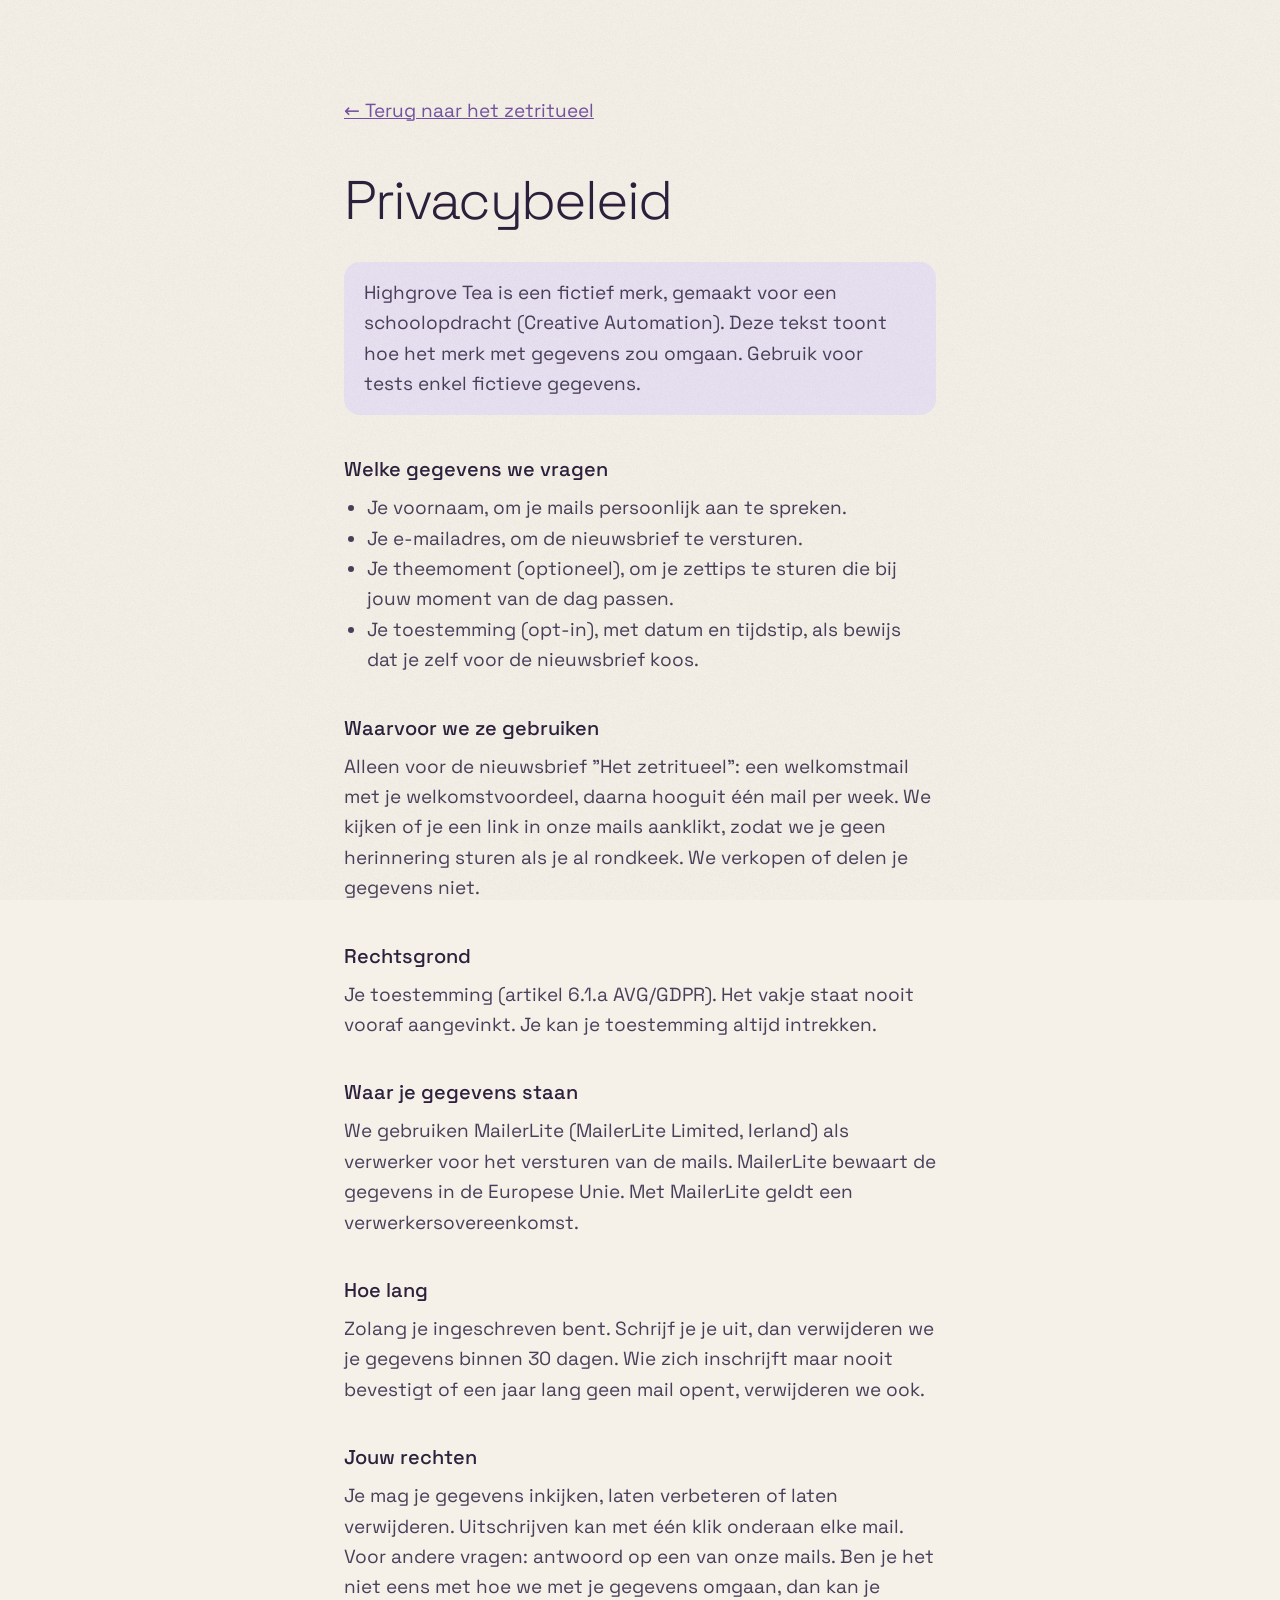
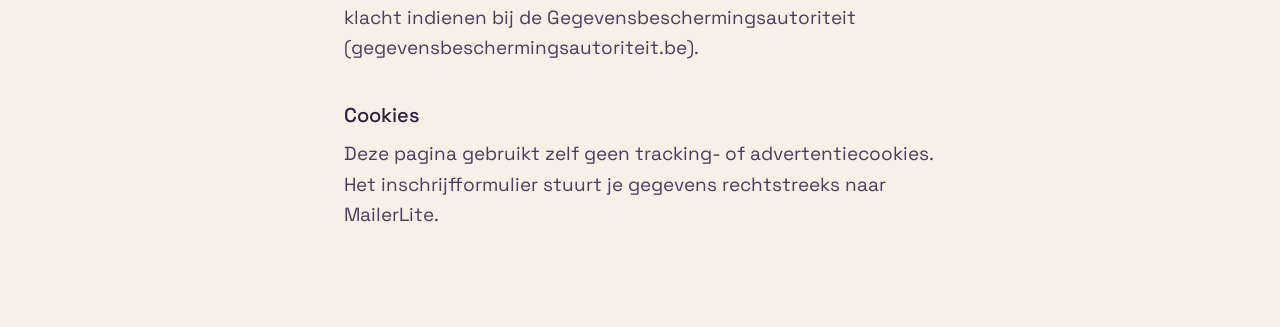
<file: privacy.html>
<!doctype html>
<html lang="nl">
<head>
<meta charset="utf-8">
<meta name="viewport" content="width=device-width, initial-scale=1">
<title>Privacybeleid — Highgrove Tea</title>
<meta name="robots" content="noindex">
<link rel="stylesheet" href="assets/css/style.css">
<style>
  body{background:var(--papier);color:var(--avond)}
  .doc{max-width:720px;margin:auto;padding:clamp(48px,8vw,96px) var(--pad)}
  .doc h1{font-weight:300;font-size:clamp(2.2rem,5vw,3.4rem);letter-spacing:-.035em;line-height:1.05;margin-bottom:.6em}
  .doc h2{font-weight:500;font-size:1.25rem;margin:1.8em 0 .4em}
  .doc p,.doc li{color:#4A3F5A;max-width:62ch}
  .doc ul{padding-left:1.2em}
  .doc .back{display:inline-block;margin-bottom:2.4em;color:var(--paars)}
  .note{background:var(--lavendel);border-radius:16px;padding:16px 20px;margin-bottom:2em}
</style>
</head>
<body>
<main class="doc">
  <a class="back" href="index.html">← Terug naar het zetritueel</a>
  <h1>Privacybeleid</h1>
  <p class="note">Highgrove Tea is een fictief merk, gemaakt voor een schoolopdracht (Creative Automation). Deze tekst toont hoe het merk met gegevens zou omgaan. Gebruik voor tests enkel fictieve gegevens.</p>

  <h2>Welke gegevens we vragen</h2>
  <ul>
    <li>Je voornaam, om je mails persoonlijk aan te spreken.</li>
    <li>Je e-mailadres, om de nieuwsbrief te versturen.</li>
    <li>Je theemoment (optioneel), om je zettips te sturen die bij jouw moment van de dag passen.</li>
    <li>Je toestemming (opt-in), met datum en tijdstip, als bewijs dat je zelf voor de nieuwsbrief koos.</li>
  </ul>

  <h2>Waarvoor we ze gebruiken</h2>
  <p>Alleen voor de nieuwsbrief "Het zetritueel": een welkomstmail met je welkomstvoordeel, daarna hooguit één mail per week. We kijken of je een link in onze mails aanklikt, zodat we je geen herinnering sturen als je al rondkeek. We verkopen of delen je gegevens niet.</p>

  <h2>Rechtsgrond</h2>
  <p>Je toestemming (artikel 6.1.a AVG/GDPR). Het vakje staat nooit vooraf aangevinkt. Je kan je toestemming altijd intrekken.</p>

  <h2>Waar je gegevens staan</h2>
  <p>We gebruiken MailerLite (MailerLite Limited, Ierland) als verwerker voor het versturen van de mails. MailerLite bewaart de gegevens in de Europese Unie. Met MailerLite geldt een verwerkersovereenkomst.</p>

  <h2>Hoe lang</h2>
  <p>Zolang je ingeschreven bent. Schrijf je je uit, dan verwijderen we je gegevens binnen 30 dagen. Wie zich inschrijft maar nooit bevestigt of een jaar lang geen mail opent, verwijderen we ook.</p>

  <h2>Jouw rechten</h2>
  <p>Je mag je gegevens inkijken, laten verbeteren of laten verwijderen. Uitschrijven kan met één klik onderaan elke mail. Voor andere vragen: antwoord op een van onze mails. Ben je het niet eens met hoe we met je gegevens omgaan, dan kan je klacht indienen bij de Gegevensbeschermingsautoriteit (gegevensbeschermingsautoriteit.be).</p>

  <h2>Cookies</h2>
  <p>Deze pagina gebruikt zelf geen tracking- of advertentiecookies. Het inschrijfformulier stuurt je gegevens rechtstreeks naar MailerLite.</p>
</main>
</body>
</html>
</file>
<file: assets/css/style.css>
/* Highgrove Tea — Het zetritueel · landingspagina
   Tokens = brand/tokens.css. De pagina volgt de dag: ochtendpaars bovenaan, avondpaars onderaan. */
@font-face{font-family:"Space Grotesk";font-weight:300;font-display:swap;src:url("../fonts/space-grotesk-latin-300-normal.woff2") format("woff2")}
@font-face{font-family:"Space Grotesk";font-weight:400;font-display:swap;src:url("../fonts/space-grotesk-latin-400-normal.woff2") format("woff2")}
@font-face{font-family:"Space Grotesk";font-weight:500;font-display:swap;src:url("../fonts/space-grotesk-latin-500-normal.woff2") format("woff2")}
@font-face{font-family:"Space Grotesk";font-weight:600;font-display:swap;src:url("../fonts/space-grotesk-latin-600-normal.woff2") format("woff2")}

:root{
  --paars:hsl(265 32% 48%);      /* #7453A2 hoofdkleur */
  --avond:hsl(265 30% 18%);      /* #2B2040 */
  --lavendel:hsl(265 40% 92%);   /* #E9E3F2 */
  --lavendel-2:#C9B8E3;
  --kraft:#B08C6A;
  --papier:#F5F0E8;
  --studio:#232323;
  --kamille:#E9DDA0;
  --font:"Space Grotesk",system-ui,sans-serif;
  --pad:clamp(20px,5vw,72px);
  --max:1240px;
  --day-bg:var(--paars);
  --sun:var(--kamille);
}
*,*::before,*::after{box-sizing:border-box}
html{scroll-behavior:smooth;-webkit-text-size-adjust:100%}
body{margin:0;font-family:var(--font);font-weight:400;font-size:clamp(17px,1.05vw + 12px,19px);line-height:1.6;color:var(--papier);background:var(--paars);-webkit-font-smoothing:antialiased}
body::after{content:"";position:fixed;inset:0;background:url("../img/grain.jpg") center/540px;mix-blend-mode:multiply;opacity:.22;pointer-events:none;z-index:50}
img,video,svg{display:block;max-width:100%}
h1,h2,h3,p,dl,dd,ol,ul,figure{margin:0}
a{color:inherit}
:focus-visible{outline:2px solid var(--kamille);outline-offset:3px;border-radius:4px}
.skip{position:absolute;left:12px;top:-60px;z-index:60;background:var(--papier);color:var(--avond);padding:10px 16px;border-radius:30px}
.skip:focus{top:12px}

.btn{display:inline-flex;align-items:center;gap:.6em;background:var(--papier);color:var(--avond);font:500 1rem/1 var(--font);padding:1.05em 1.6em;border-radius:999px;border:0;text-decoration:none;cursor:pointer;transition:background-color .2s ease,transform .2s ease}
.btn:hover{background:#fff}
.btn:active{transform:translateY(1px)}

/* ------------------------------------------------------------ kop */
.top{position:absolute;inset:0 0 auto;z-index:10;display:flex;justify-content:space-between;align-items:center;padding:28px var(--pad);max-width:calc(var(--max) + 2*var(--pad));margin:auto}
.mark{text-decoration:none;font-weight:600;font-size:.9rem;letter-spacing:.28em;text-transform:uppercase;line-height:1.2}
.mark span{display:block;font-weight:500;font-size:.68rem;letter-spacing:.24em;color:var(--lavendel-2)}
.top nav{display:flex;gap:clamp(14px,2.4vw,34px);align-items:center;font-size:.95rem}
.top nav a{text-decoration:none;opacity:.86}
.top nav a:hover{opacity:1;text-decoration:underline;text-underline-offset:6px;text-decoration-thickness:1px}
.top .nav-cta{opacity:1;border:1px solid rgba(245,240,232,.5);padding:.55em 1.1em;border-radius:999px}
.top .nav-cta:hover{background:var(--papier);color:var(--avond);text-decoration:none}

/* ------------------------------------------------------------ hero */
.hero{padding:clamp(120px,16vh,170px) var(--pad) 0;max-width:calc(var(--max) + 2*var(--pad));margin:auto}
.hero-text{display:grid;grid-template-columns:minmax(0,1.5fr) minmax(0,1fr);gap:clamp(24px,5vw,80px);align-items:end}
.hero h1{font-weight:500;font-size:clamp(2.6rem,6.4vw,6rem);line-height:.98;letter-spacing:-.045em;max-width:13ch}
.hero h1 span{display:block;font-weight:300}
.hero-side{display:grid;gap:26px;justify-items:start;padding-bottom:.6rem}
.hero-side p{max-width:34ch;color:var(--lavendel)}
.hero-arch{position:relative;margin:clamp(48px,7vw,88px) auto 0;width:min(100%,1080px);aspect-ratio:1000/700}
.hero-arch::before{content:"";position:absolute;inset:-16px -16px 0;border:1.5px solid rgba(245,240,232,.45);border-bottom:0;border-radius:50% 50% 0 0/71.4% 71.4% 0 0}
.window{position:absolute;inset:0;overflow:hidden;background:var(--studio);border-radius:50% 50% 0 0/71.4% 71.4% 0 0}
.window img{width:100%;height:100%;object-fit:cover;object-position:50% 78%}
.hero-stamp{left:-1%;bottom:9%;width:clamp(110px,15vw,200px);transform:rotate(-12deg)}
.hero-stamp .stamp-mid svg{width:22%;height:auto}

/* zetstempel */
.stamp{position:absolute;aspect-ratio:1;filter:drop-shadow(0 10px 18px rgba(30,18,50,.25))}
.stamp>svg{width:100%;height:auto}
.stamp-mid{position:absolute;inset:0;display:flex;flex-direction:column;align-items:center;justify-content:center;font-weight:500;letter-spacing:-.02em;line-height:1;color:var(--acc-ink,var(--avond))}
.stamp-mid small{font-size:.3em;font-weight:600;letter-spacing:.3em;text-transform:uppercase;margin-top:.4em;padding-left:.3em}

/* ------------------------------------------------------------ verhaal */
.story{background:var(--papier);color:var(--avond);padding:clamp(80px,12vw,160px) var(--pad)}
.story-inner{max-width:var(--max);margin:auto;display:grid;grid-template-columns:minmax(0,1.1fr) minmax(0,1fr);gap:clamp(40px,7vw,120px);align-items:center}
.story h2,.ritual h2,.signup h2,.day-intro h2{font-weight:300;font-size:clamp(2.2rem,4.4vw,3.8rem);line-height:1.02;letter-spacing:-.035em;max-width:14ch;margin-bottom:.7em}
.story-copy p{max-width:52ch;margin-bottom:1.1em;color:#4A3F5A}
.facts{display:grid;grid-template-columns:repeat(3,auto);justify-content:start;gap:clamp(24px,4vw,56px);margin-top:2.2em;padding-top:1.6em;border-top:1px solid #DCD2C3}
.facts dt{font-size:.8rem;color:var(--kraft);font-weight:500}
.facts dd{font-size:clamp(1.5rem,2.4vw,2rem);font-weight:300;letter-spacing:-.02em;line-height:1.2}
.story-media{position:relative;padding:0 0 12% 18%}
.arch-sm{overflow:hidden;border-radius:999px 999px 0 0;aspect-ratio:4/5;background:var(--studio)}
.arch-sm img{width:100%;height:100%;object-fit:cover}
.round-sm{position:absolute;left:0;bottom:0;width:42%;aspect-ratio:1;border-radius:50%;overflow:hidden;border:8px solid var(--papier)}
.round-sm img{width:100%;height:100%;object-fit:cover;object-position:40% 45%}

/* ------------------------------------------------------------ de dagboog */
.day{background:var(--day-bg);transition:background-color 1.1s ease;padding:clamp(80px,11vw,150px) var(--pad) clamp(40px,6vw,80px)}
.day-intro{max-width:var(--max);margin:0 auto clamp(20px,4vw,48px)}
.day-intro h2{margin-bottom:.25em}
.day-intro p{color:var(--lavendel-2)}
.day-grid{max-width:var(--max);margin:auto;display:grid;grid-template-columns:minmax(0,5fr) minmax(0,7fr);gap:clamp(32px,6vw,96px)}
.day-sticky{position:sticky;top:14vh;align-self:start;color:var(--lavendel-2)}
.arc{width:100%;max-width:440px;overflow:visible}
.clock{margin-top:12px;display:flex;align-items:baseline;gap:18px;color:var(--papier)}
.clock-time{font-size:clamp(3.4rem,8vw,7.4rem);font-weight:300;letter-spacing:-.05em;line-height:1;font-variant-numeric:tabular-nums}
.clock-moment{font-size:clamp(1.1rem,1.6vw,1.5rem);font-weight:500}
.moments{list-style:none;padding:0}
.moment{min-height:92vh;display:grid;grid-template-columns:minmax(0,1fr);align-content:center;gap:40px;padding:6vh 0}
.m-media{position:relative;width:min(100%,500px);aspect-ratio:1/1;margin-left:8%}
.m-arch{position:absolute;inset:0 0 7%;background:var(--papier);border-radius:50% 50% 0 0/53.8% 53.8% 0 0;overflow:hidden}
.m-ring{position:absolute;left:12%;top:11%;width:76%;opacity:.92}
.m-sprig{position:absolute;right:5%;top:5%;width:26%;opacity:.7;transform:rotate(12deg)}
.m-shadow{position:absolute;left:4%;bottom:-2%;width:92%;height:10%;opacity:.8}
.m-prod{position:absolute;left:50%;bottom:0;width:84%;max-height:76%;object-fit:contain;object-position:bottom;transform:translateX(-48%)}
.m-stamp{left:-15%;bottom:9%;width:34%;transform:rotate(-12deg);font-size:clamp(1.5rem,3vw,2.6rem)}
.m-when{color:var(--lavendel-2);font-weight:500;margin-bottom:.4em}
.m-time{color:var(--sun);font-variant-numeric:tabular-nums}
.m-copy h3{font-weight:500;font-size:clamp(1.9rem,3.2vw,2.9rem);letter-spacing:-.03em;line-height:1.05}
.m-lead{font-weight:300;font-size:clamp(1.3rem,1.9vw,1.7rem);letter-spacing:-.015em;margin:.3em 0 .8em}
.m-copy>p:not(.m-when):not(.m-lead){max-width:46ch;color:var(--lavendel)}
.m-specs{display:grid;grid-template-columns:repeat(4,auto);justify-content:start;gap:12px clamp(20px,3vw,40px);margin-top:1.6em;padding-top:1.1em;border-top:1px solid rgba(245,240,232,.22)}
.m-specs dt{font-size:.78rem;color:var(--lavendel-2)}
.m-specs dd{font-weight:500}

/* ------------------------------------------------------------ ritueel */
.ritual{background:var(--papier);color:var(--avond);padding:clamp(80px,12vw,160px) var(--pad)}
.ritual-inner{max-width:var(--max);margin:auto;display:grid;grid-template-columns:minmax(0,7fr) minmax(0,4fr);gap:clamp(40px,7vw,120px);align-items:center}
.steps{list-style:none;padding:0;counter-reset:stap;display:grid;gap:0}
.steps li{counter-increment:stap;display:grid;grid-template-columns:4.2rem 1fr;column-gap:12px;padding:1.4em 0;border-top:1px solid #DCD2C3}
.steps li::before{content:counter(stap,decimal-leading-zero);grid-row:span 2;font-size:2.2rem;font-weight:300;letter-spacing:-.04em;line-height:1;color:var(--kraft)}
.steps h3{font-size:1.3rem;font-weight:500;letter-spacing:-.01em}
.steps p{color:#4A3F5A;max-width:48ch}
.video-arch{position:relative;justify-self:center;width:min(100%,380px);aspect-ratio:9/16;border-radius:50% 50% 0 0/28.1% 28.1% 0 0;overflow:hidden;background:var(--paars)}
.video-arch video{width:100%;height:100%;object-fit:cover}
.video-toggle{position:absolute;left:50%;bottom:22px;transform:translateX(-50%);background:var(--papier);color:var(--avond);border:0;border-radius:999px;font:500 .92rem/1 var(--font);padding:.9em 1.3em;cursor:pointer;white-space:nowrap}

/* ------------------------------------------------------------ inschrijven */
.signup{background:var(--avond);padding:clamp(80px,12vw,160px) var(--pad)}
.signup-inner{max-width:var(--max);margin:auto;display:grid;grid-template-columns:minmax(0,1fr) minmax(0,1fr);gap:clamp(40px,7vw,120px);align-items:start}
.signup-copy p{color:var(--lavendel);max-width:40ch}
.promise{list-style:none;padding:0;margin-top:2em;display:grid;gap:.7em;color:var(--lavendel-2)}
.promise li{display:flex;gap:.8em;align-items:baseline}
.promise li::before{content:"";flex:none;width:8px;height:8px;border-radius:50%;background:var(--kamille);transform:translateY(-1px)}
.form{display:grid;gap:22px;background:rgba(233,227,242,.05);border:1px solid rgba(201,184,227,.22);border-radius:28px;padding:clamp(24px,4vw,44px)}
.field{display:grid;gap:8px;border:0;padding:0;margin:0;min-width:0}
.field label,.field legend{font-size:.9rem;font-weight:500;color:var(--lavendel)}
.opt{font-weight:400;color:var(--lavendel-2)}
.field input[type=text],.field input[type=email]{font:inherit;color:var(--papier);background:transparent;border:0;border-bottom:1.5px solid rgba(201,184,227,.55);padding:.55em 0;border-radius:0;transition:border-color .2s}
.field input[type=text]:focus,.field input[type=email]:focus{outline:none;border-bottom-color:var(--kamille)}
.field input[aria-invalid=true]{border-bottom-color:#F4B999}
.chips{display:flex;flex-wrap:wrap;gap:10px;margin-top:6px}
.chips label{position:relative;cursor:pointer}
.chips input{position:absolute;opacity:0;inset:0;cursor:pointer}
.chips span{display:inline-block;padding:.5em 1em;border:1px solid rgba(201,184,227,.45);border-radius:999px;font-size:.92rem;color:var(--lavendel);transition:background-color .2s,color .2s}
.chips input:checked+span{background:var(--lavendel);color:var(--avond);border-color:var(--lavendel)}
.chips input:focus-visible+span{outline:2px solid var(--kamille);outline-offset:3px}
.check{grid-template-columns:auto 1fr;align-items:start;gap:12px}
.check input{width:20px;height:20px;margin:3px 0 0;accent-color:var(--kamille)}
.check label{font-weight:400;font-size:.92rem;line-height:1.5}
.err{color:#F4B999;font-size:.88rem}
.form .btn{justify-self:start;margin-top:4px}
.form-note{font-size:.95rem;color:var(--kamille);min-height:1.5em}
.form.is-done .field,.form.is-done .btn,.form.is-done #e-optin{display:none}
.form.is-done .form-note{font-size:1.3rem;color:var(--papier);font-weight:300;line-height:1.4}

/* MailerLite-embed: als de officiële embed-code geplakt wordt, nemen deze regels de huisstijl over */
.signup .ml-form-embedContainer .ml-form-embedWrapper{background:transparent!important;max-width:none!important}
.signup .ml-form-embedContainer .ml-form-embedBody{padding:0!important}
.signup .ml-form-embedContainer input.form-control{font-family:var(--font)!important;background:transparent!important;color:var(--papier)!important;border:0!important;border-bottom:1.5px solid rgba(201,184,227,.55)!important;border-radius:0!important}
.signup .ml-form-embedContainer button.primary{background:var(--papier)!important;color:var(--avond)!important;border-radius:999px!important;font-family:var(--font)!important;font-weight:500!important}
.signup .ml-form-embedContainer h4,.signup .ml-form-embedContainer p{font-family:var(--font)!important;color:var(--lavendel)!important}

/* ------------------------------------------------------------ voet */
.foot{background:#211832;color:var(--lavendel-2);padding:48px var(--pad) 56px;font-size:.88rem;display:grid;gap:.6em;justify-items:center;text-align:center}
.foot p{max-width:70ch}
.foot strong{color:var(--papier);font-weight:500}

/* ------------------------------------------------------------ responsief */
@media (max-width:900px){
  .top nav a:not(.nav-cta){display:none}
  .hero-text,.story-inner,.ritual-inner,.signup-inner{grid-template-columns:1fr}
  .hero-arch{aspect-ratio:1000/860}
  .window,.hero-arch::before{border-radius:50% 50% 0 0/58.1% 58.1% 0 0}
  .story-media{max-width:460px}
  .day-grid{grid-template-columns:1fr;gap:0}
  .day-sticky{top:0;z-index:5;display:flex;align-items:center;gap:16px;padding:12px 0;margin:0 calc(-1*var(--pad));padding-inline:var(--pad);background:var(--day-bg);transition:background-color 1.1s ease}
  .arc{width:120px}
  .clock{margin:0}
  .clock-time{font-size:2.4rem}
  .moment{min-height:auto;padding:48px 0 32px}
  .m-media{margin-left:14%;width:min(86%,440px)}
  .m-specs{grid-template-columns:repeat(2,auto)}
  .video-arch{width:min(100%,320px)}
}
@media (prefers-reduced-motion:reduce){
  html{scroll-behavior:auto}
  *,*::before,*::after{transition:none!important;animation:none!important}
}
</file>
